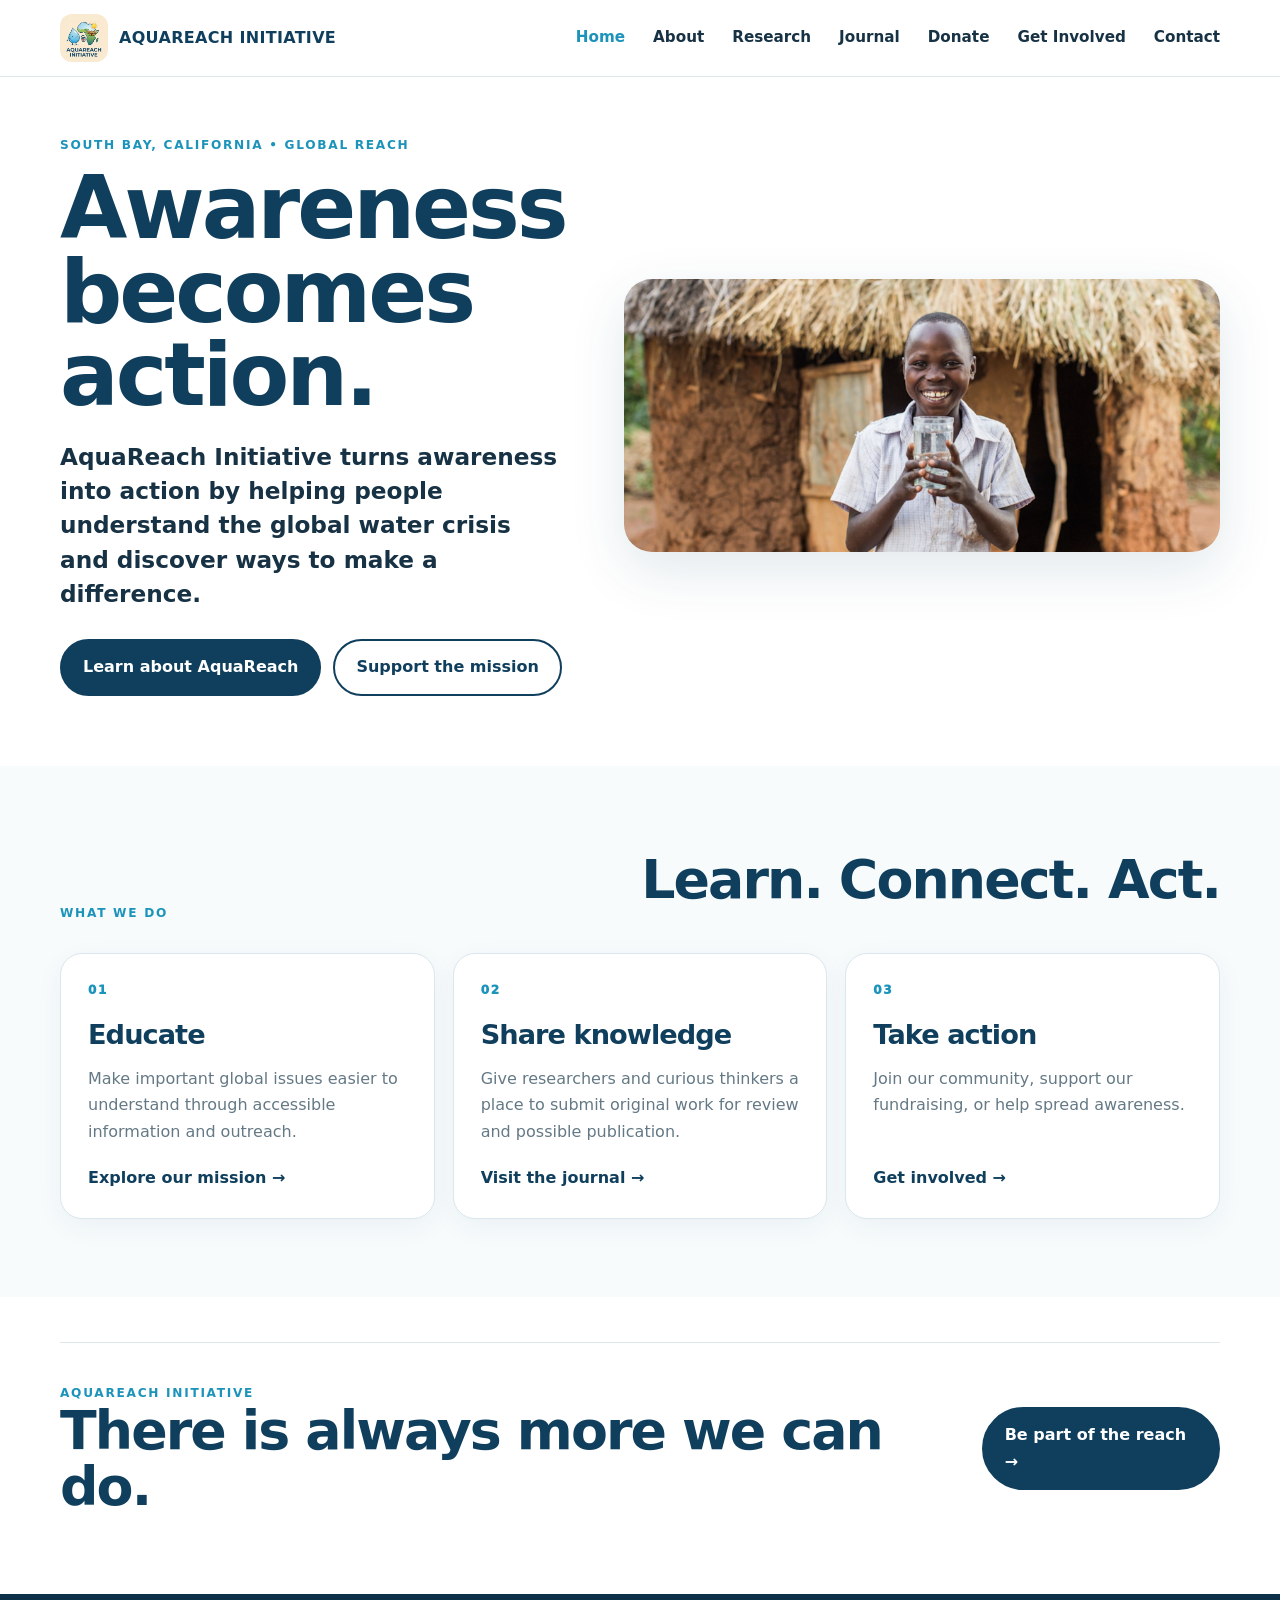
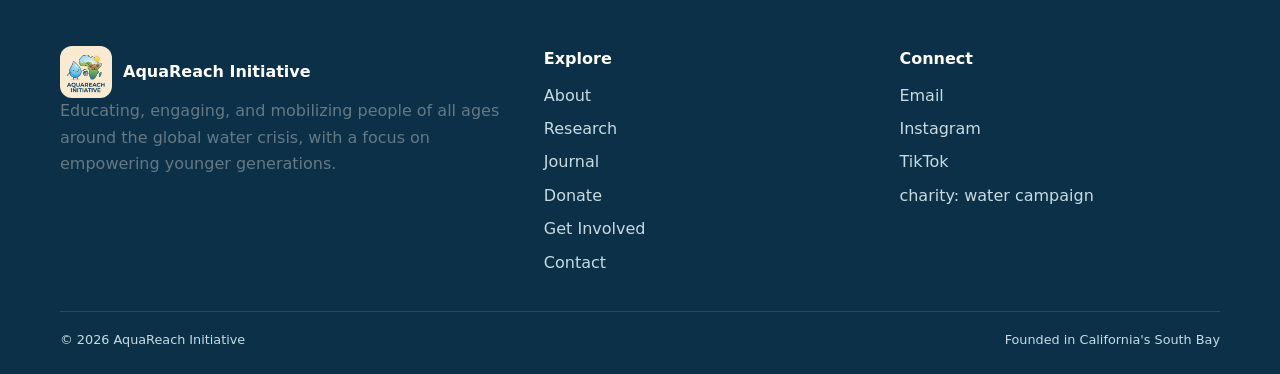
<file: index.html>
<!doctype html>
<html lang="en">

<head>
<meta charset="utf-8">
<meta name="viewport" content="width=device-width,initial-scale=1">

<title>AquaReach Initiative | Awareness Becomes Action</title>

<link rel="icon" type="image/png" href="assets/logo.png">

<meta
name="description"
content="AquaReach Initiative is a student-led, community-driven initiative founded in California's South Bay. We educate, engage, and empower people of all ages to learn about global issues and take action."
>

<meta name="robots" content="index,follow">

<meta property="og:title" content="AquaReach Initiative">

<meta
property="og:description"
content="Awareness becomes action."
>

<meta
property="og:image"
content="https://aquareachinitiative.github.io/assets/logo.png"
>

<link rel="stylesheet" href="styles.css">

</head>


<body>


<!-- ========================================
     HEADER
     ======================================== -->

<header>

<div class="container nav">


<a class="brand" href="index.html">

<img
src="assets/logo.png"
alt="AquaReach Initiative logo"
>

<span>
AQUAREACH INITIATIVE
</span>

</a>


<button
class="menu"
aria-label="Open navigation"
>
☰
</button>


<nav class="links">

<a
href="index.html"
class="active"
>
Home
</a>

<a href="about.html">
About
</a>

<a href="research.html">
Research
</a>

<a href="journal.html">
Journal
</a>

<a href="donate.html">
Donate
</a>

<a href="get-involved.html">
Get Involved
</a>

<a href="contact.html">
Contact
</a>

</nav>

</div>

</header>



<!-- ========================================
     MAIN
     ======================================== -->

<main>


<!-- ========================================
     HERO
     ======================================== -->

<section class="home-hero">

<div class="container home-hero-grid">


<div class="home-copy">

<div class="eyebrow">
South Bay, California • Global reach
</div>


<h1>
Awareness<br>
becomes action.
</h1>


<p class="hero-lead">
AquaReach Initiative turns awareness into action by helping people understand the global water crisis and discover ways to make a difference.
</p>


<div class="buttons">

<a
class="btn primary"
href="about.html"
>
Learn about AquaReach
</a>


<a
class="btn secondary"
href="donate.html"
>
Support the mission
</a>

</div>

</div>



<div class="home-hero-photo">

<img
src="assets/hero-wide.jpg"
alt="Child holding a glass of clean water"
>

</div>


</div>

</section>



<!-- ========================================
     WHAT WE DO
     ======================================== -->

<section class="home-actions">

<div class="container">


<div class="home-section-heading">

<div class="eyebrow">
What we do
</div>


<h2>
Learn. Connect. Act.
</h2>

</div>



<div class="cards">


<!-- EDUCATE -->

<a
class="card action-card"
href="about.html"
>

<span class="action-number">
01
</span>


<h3>
Educate
</h3>


<p>
Make important global issues easier to understand through accessible information and outreach.
</p>


<span class="arrow">
Explore our mission →
</span>

</a>



<!-- RESEARCH -->

<a
class="card action-card"
href="research.html"
>

<span class="action-number">
02
</span>


<h3>
Share knowledge
</h3>


<p>
Give researchers and curious thinkers a place to submit original work for review and possible publication.
</p>


<span class="arrow">
Visit the journal →
</span>

</a>



<!-- GET INVOLVED -->

<a
class="card action-card"
href="get-involved.html"
>

<span class="action-number">
03
</span>


<h3>
Take action
</h3>


<p>
Join our community, support our fundraising, or help spread awareness.
</p>


<span class="arrow">
Get involved →
</span>

</a>


</div>

</div>

</section>



<!-- ========================================
     CLOSING
     ======================================== -->

<section class="home-closing">

<div class="container home-closing-inner">


<div>

<div class="eyebrow">
AquaReach Initiative
</div>


<h2>
There is always more we can do.
</h2>

</div>


<a
class="btn primary"
href="get-involved.html"
>
Be part of the reach →
</a>


</div>

</section>


</main>



<!-- ========================================
     FOOTER
     ======================================== -->

<footer>

<div class="container">


<div class="footer-grid">


<!-- ABOUT -->

<div>

<div class="footer-brand">

<img
src="assets/logo.png"
alt="AquaReach Initiative logo"
>

<span>
AquaReach Initiative
</span>

</div>


<p>
Educating, engaging, and mobilizing people of all ages around the global water crisis, with a focus on empowering younger generations.
</p>

</div>



<!-- EXPLORE -->

<div>

<h4>
Explore
</h4>


<div class="footer-links">

<a href="about.html">
About
</a>


<a href="research.html">
Research
</a>


<a href="journal.html">
Journal
</a>


<a href="donate.html">
Donate
</a>


<a href="get-involved.html">
Get Involved
</a>


<a href="contact.html">
Contact
</a>

</div>

</div>



<!-- CONNECT -->

<div>

<h4>
Connect
</h4>


<div class="footer-links">


<a href="mailto:aquareachinitiative@gmail.com">
Email
</a>


<a
href="https://www.instagram.com/aquareachinitiative/"
target="_blank"
rel="noopener noreferrer"
>
Instagram
</a>


<a
href="https://www.tiktok.com/@aquareachinitiative"
target="_blank"
rel="noopener noreferrer"
>
TikTok
</a>


<a
href="https://www.charitywater.org/aquareach-initiative/more-than-water-1"
target="_blank"
rel="noopener noreferrer"
>
charity: water campaign
</a>


</div>

</div>


</div>



<!-- COPYRIGHT -->

<div class="copyright">

<span>
© 2026 AquaReach Initiative
</span>


<span>
Founded in California's South Bay
</span>

</div>


</div>

</footer>



<script src="script.js"></script>

</body>

</html>
</file>
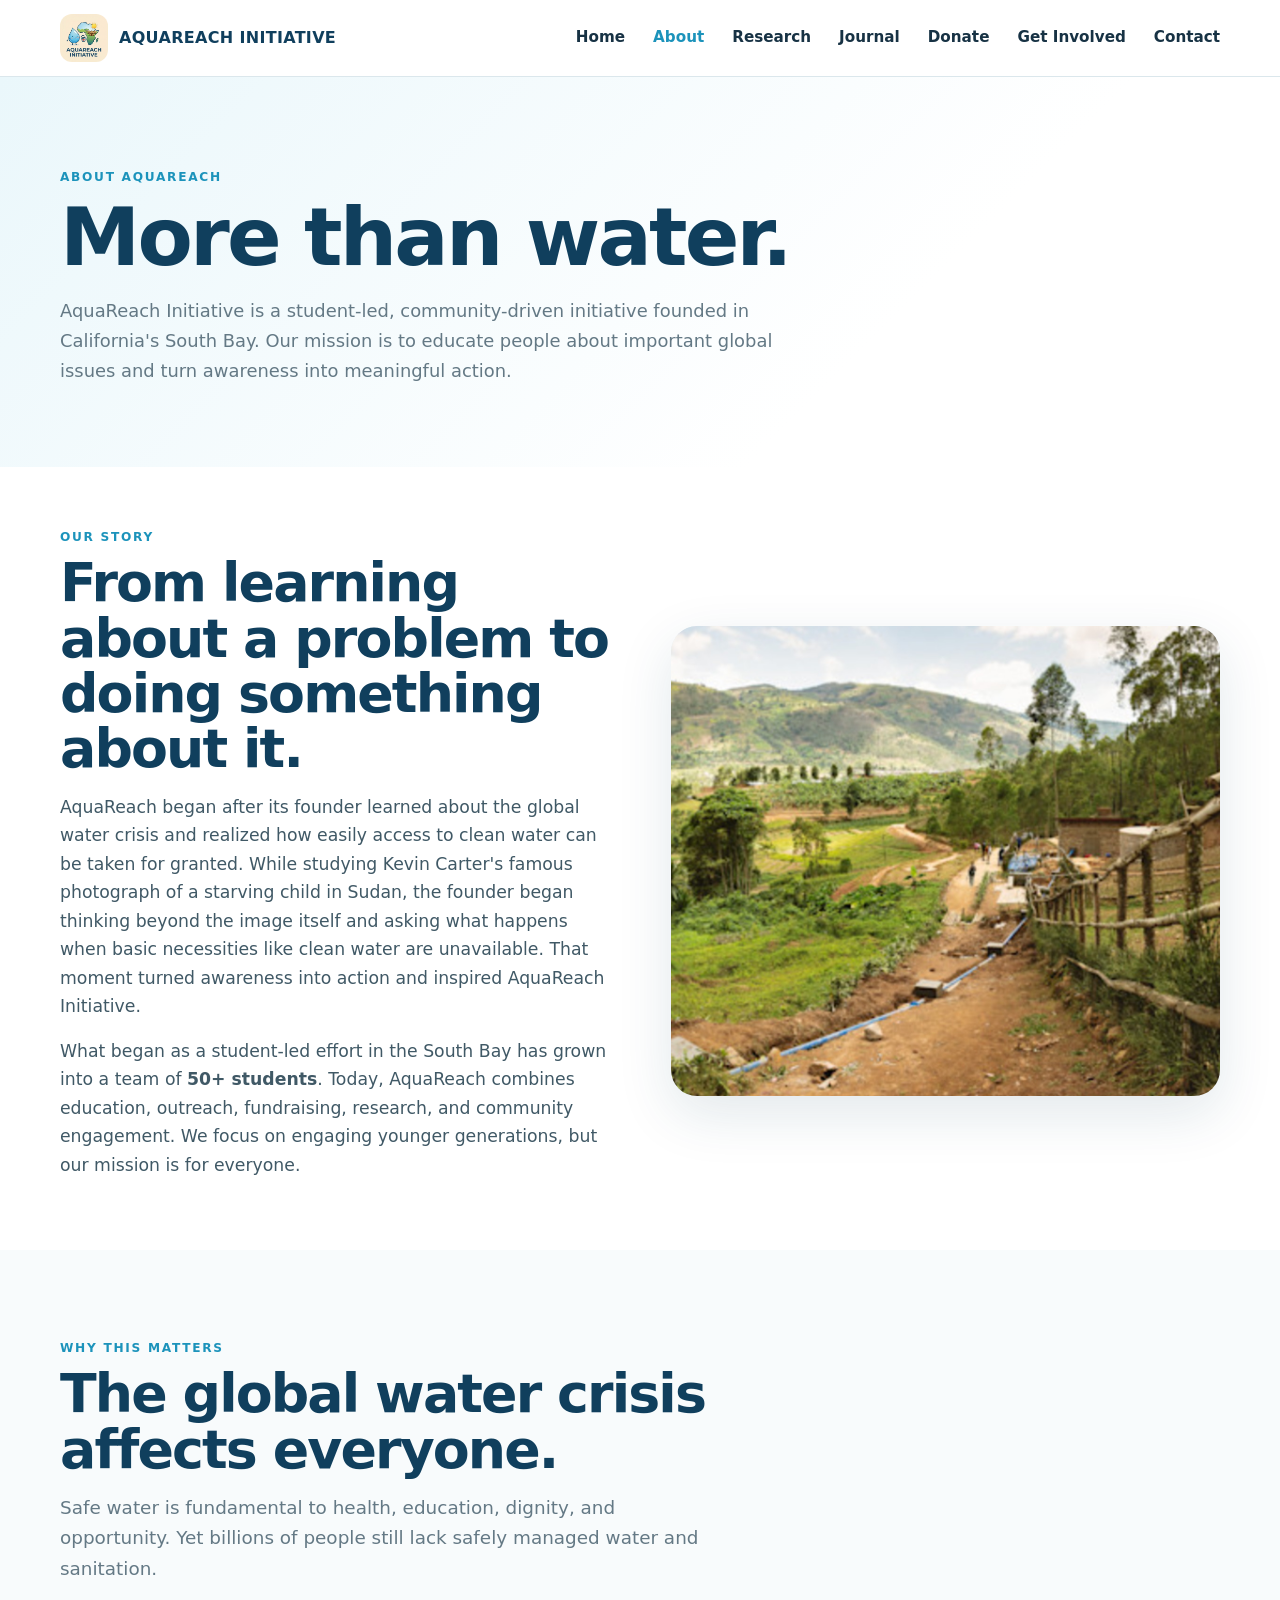
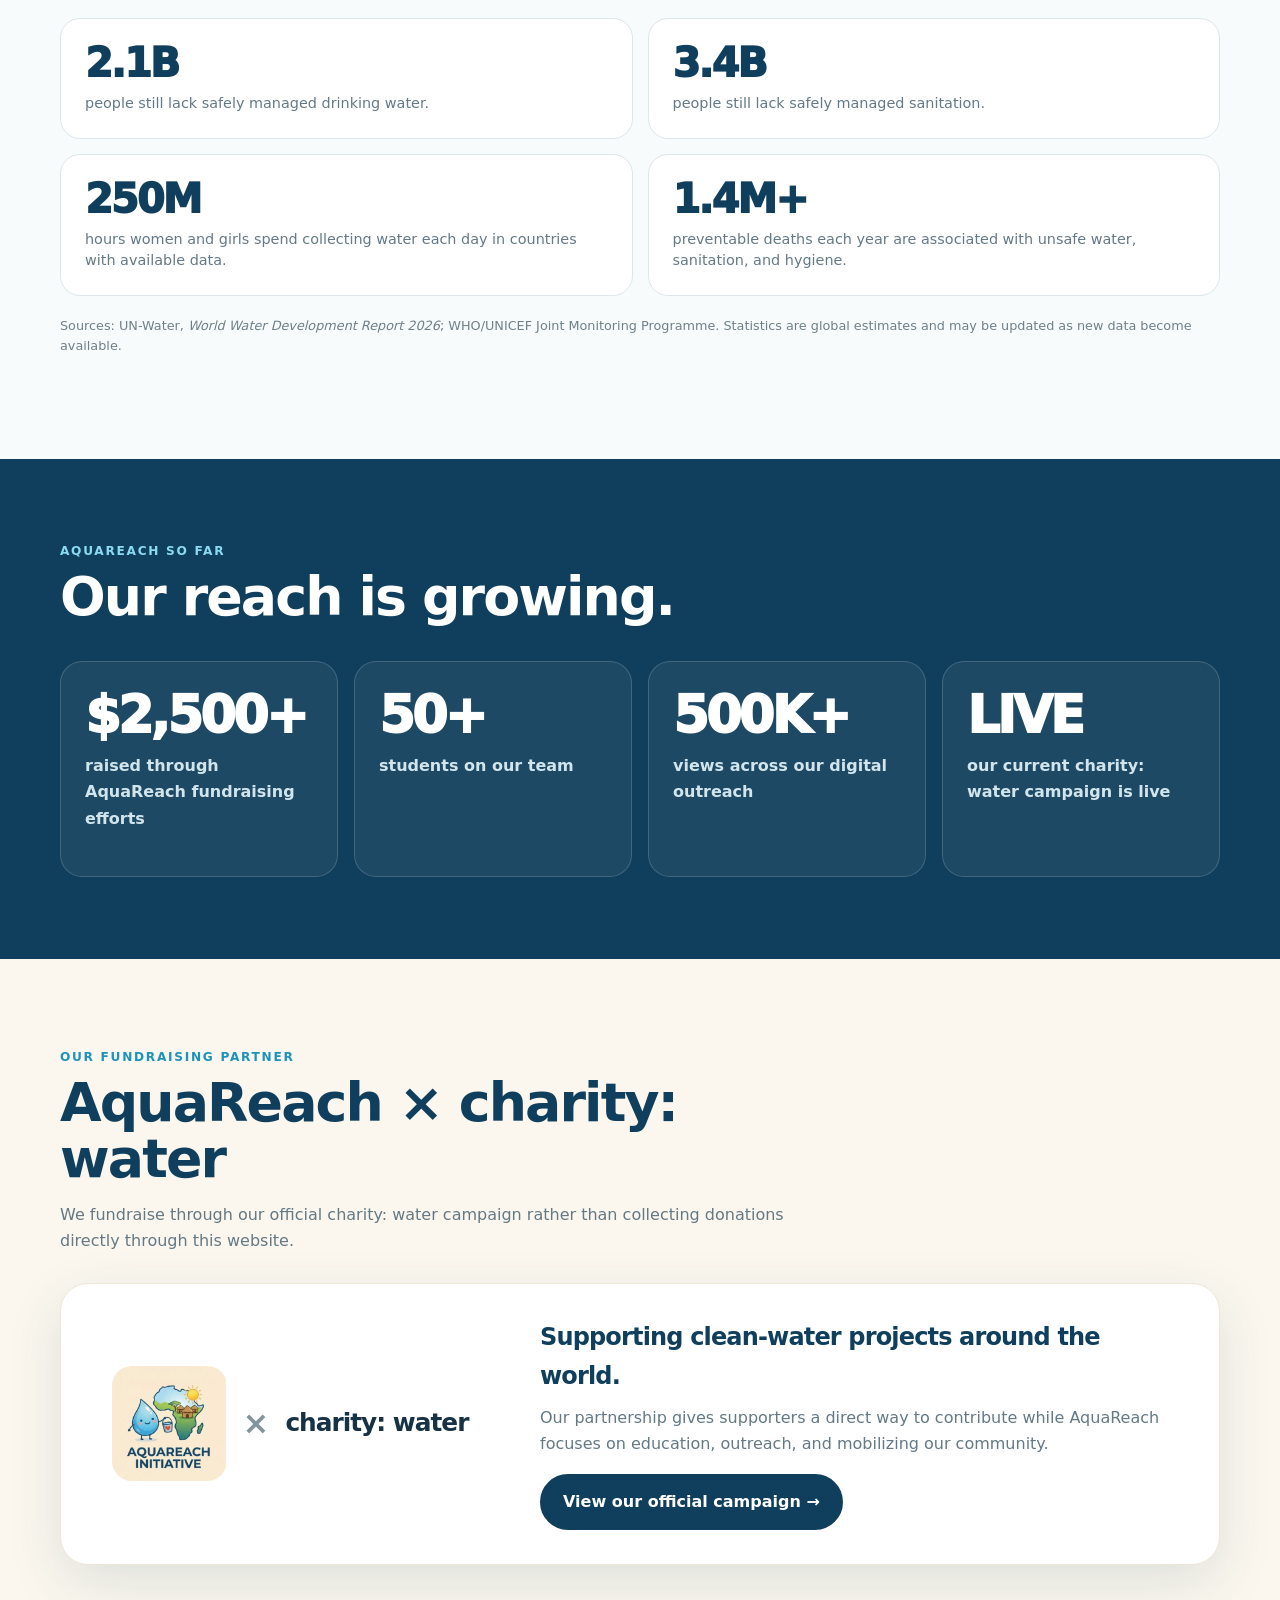
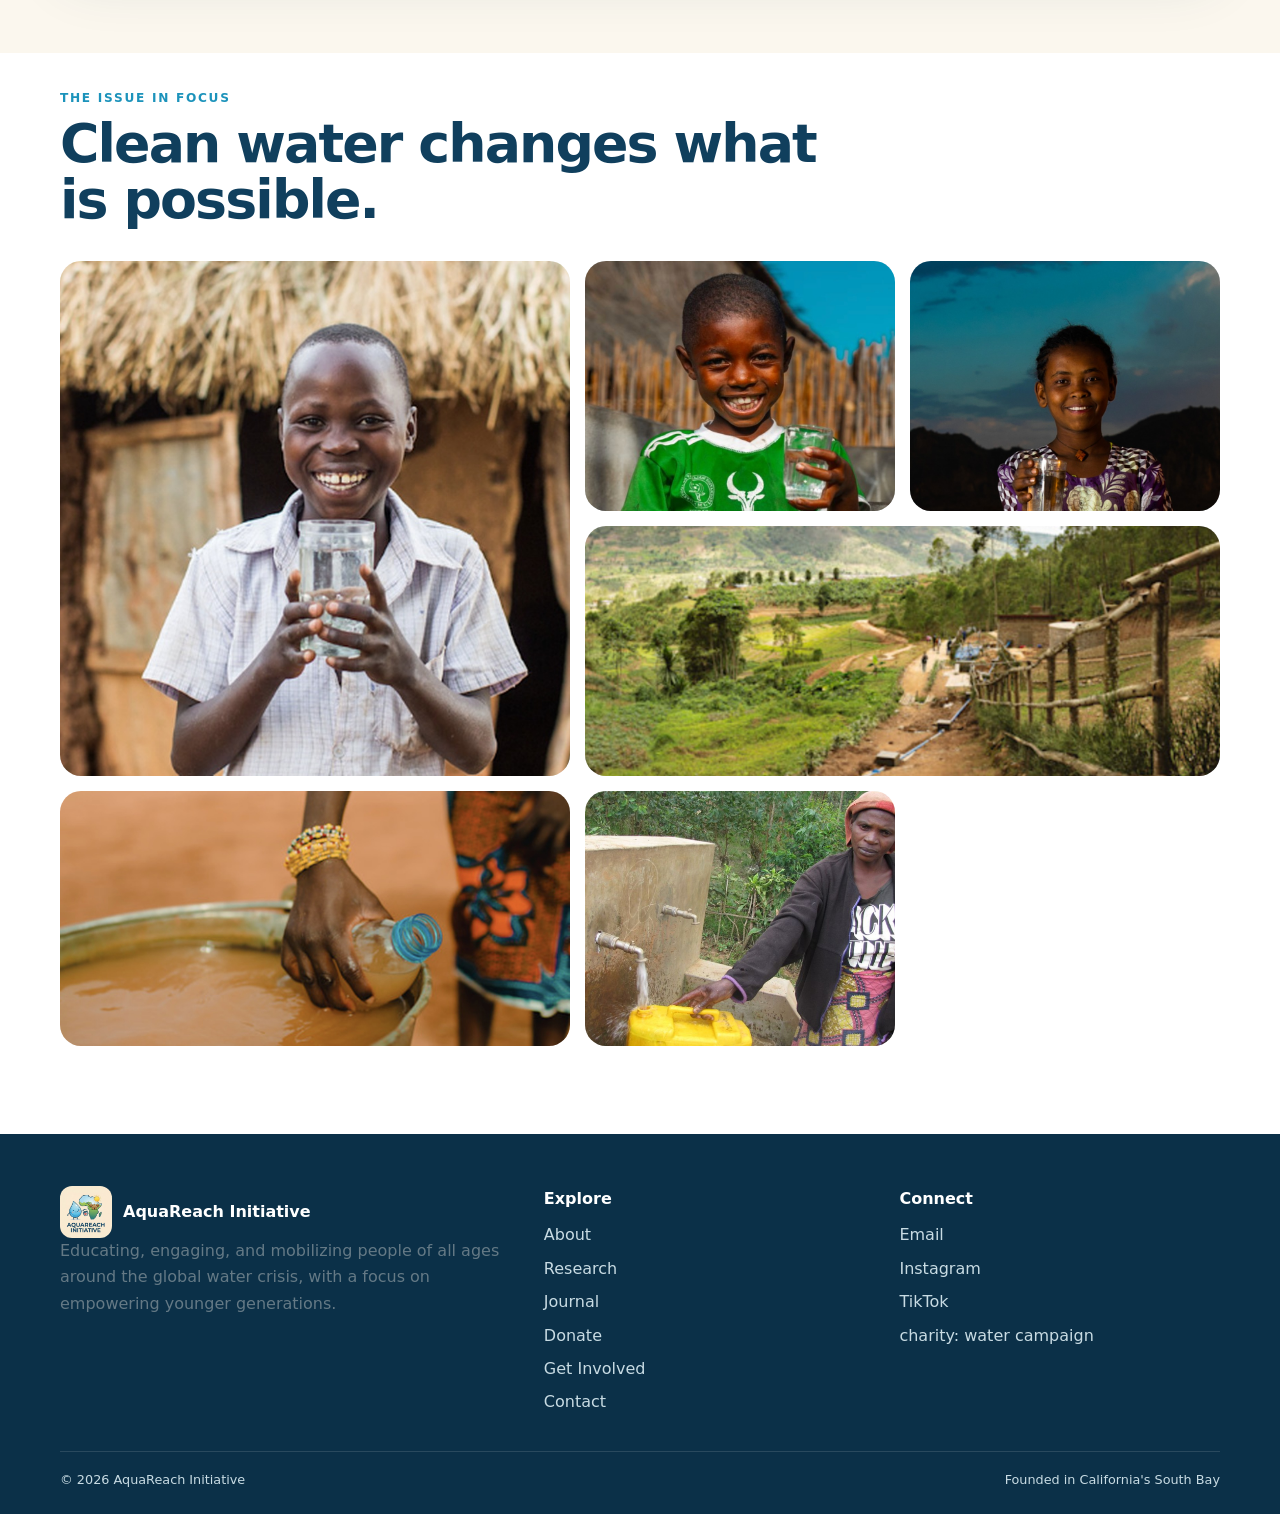
<file: about.html>
<!doctype html>
<html lang="en">

<head>
<meta charset="utf-8">
<meta name="viewport" content="width=device-width,initial-scale=1">

<title>About | AquaReach Initiative</title>

<meta name="description" content="Learn about AquaReach Initiative, our South Bay roots, our mission, our outreach, and why the global water crisis matters.">

<link rel="stylesheet" href="styles.css">
</head>

<body>

<header>
<div class="container nav">

<a class="brand" href="index.html">
<img src="assets/logo.png" alt="AquaReach Initiative logo">
<span>AQUAREACH INITIATIVE</span>
</a>

<button class="menu" aria-label="Open navigation">☰</button>

<nav class="links">

<a href="index.html">Home</a>
<a href="about.html" class="active">About</a>
<a href="research.html">Research</a>
<a href="journal.html">Journal</a>
<a href="donate.html">Donate</a>
<a href="get-involved.html">Get Involved</a>
<a href="contact.html">Contact</a>

</nav>

</div>
</header>


<main>

<section class="page-hero">
<div class="container">

<div class="eyebrow">About AquaReach</div>

<h1>More than water.</h1>

<p>
AquaReach Initiative is a student-led, community-driven initiative
founded in California's South Bay. Our mission is to educate people
about important global issues and turn awareness into meaningful action.
</p>

</div>
</section>


<section>
<div class="container split">

<div>

<div class="eyebrow">Our story</div>

<h2>
From learning about a problem to doing something about it.
</h2>

<p class="story">
AquaReach began after its founder learned about the global water crisis
and realized how easily access to clean water can be taken for granted.
While studying Kevin Carter's famous photograph of a starving child in
Sudan, the founder began thinking beyond the image itself and asking what
happens when basic necessities like clean water are unavailable. That
moment turned awareness into action and inspired AquaReach Initiative.
</p>

<p class="story">
What began as a student-led effort in the South Bay has grown into a team
of <strong>50+ students</strong>. Today, AquaReach combines education,
outreach, fundraising, research, and community engagement. We focus on
engaging younger generations, but our mission is for everyone.
</p>

</div>

<div class="photo-card">
<img
src="assets/piped-wide.jpg"
alt="Piped water system in a rural community">
</div>

</div>
</section>


<section class="issue">
<div class="container">

<div class="section-head">

<div class="eyebrow">Why this matters</div>

<h2>
The global water crisis affects everyone.
</h2>

<p class="lead">
Safe water is fundamental to health, education, dignity, and opportunity.
Yet billions of people still lack safely managed water and sanitation.
</p>

</div>


<div class="issue-stats">

<div class="issue-stat">
<div class="big">2.1B</div>
<p>
people still lack safely managed drinking water.
</p>
</div>

<div class="issue-stat">
<div class="big">3.4B</div>
<p>
people still lack safely managed sanitation.
</p>
</div>

<div class="issue-stat">
<div class="big">250M</div>
<p>
hours women and girls spend collecting water each day in countries with
available data.
</p>
</div>

<div class="issue-stat">
<div class="big">1.4M+</div>
<p>
preventable deaths each year are associated with unsafe water, sanitation,
and hygiene.
</p>
</div>

</div>


<p class="source-note">
Sources: UN-Water, <em>World Water Development Report 2026</em>;
WHO/UNICEF Joint Monitoring Programme. Statistics are global estimates
and may be updated as new data become available.
</p>

</div>
</section>


<section class="impact">
<div class="container">

<div class="eyebrow light">
AquaReach so far
</div>

<h2>
Our reach is growing.
</h2>

<div class="impact-grid">

<div class="impact-card">
<div class="number">$2,500+</div>
<p>
raised through AquaReach fundraising efforts
</p>
</div>

<div class="impact-card">
<div class="number">50+</div>
<p>
students on our team
</p>
</div>

<div class="impact-card">
<div class="number">500K+</div>
<p>
views across our digital outreach
</p>
</div>

<div class="impact-card">
<div class="number">LIVE</div>
<p>
our current charity: water campaign is live
</p>
</div>

</div>

</div>
</section>


<section class="partnership">
<div class="container">

<div class="partnership-title">

<div class="eyebrow">
Our fundraising partner
</div>

<h2>
AquaReach × charity: water
</h2>

<p>
We fundraise through our official charity: water campaign rather than
collecting donations directly through this website.
</p>

</div>


<div class="partner-box neat-partner">

<div class="partner-mark">

<img
src="assets/logo.png"
alt="AquaReach Initiative logo">

<span class="times">×</span>

<span class="cw">
charity: water
</span>

</div>


<div>

<h3>
Supporting clean-water projects around the world.
</h3>

<p>
Our partnership gives supporters a direct way to contribute while
AquaReach focuses on education, outreach, and mobilizing our community.
</p>

<a
class="btn primary"
href="https://www.charitywater.org/aquareach-initiative/more-than-water-1"
target="_blank"
rel="noopener">

View our official campaign →

</a>

</div>

</div>

</div>
</section>


<section class="gallery-section">
<div class="container">

<div class="section-head">

<div class="eyebrow">
The issue in focus
</div>

<h2>
Clean water changes what is possible.
</h2>

</div>


<div class="gallery">

<figure class="large">
<img
src="assets/hero-wide.jpg"
alt="Child holding a glass of clean water">
</figure>

<figure class="portrait">
<img
src="assets/boy-portrait.jpg"
alt="Smiling child holding a glass of water">
</figure>

<figure class="portrait">
<img
src="assets/girl-portrait.jpg"
alt="Girl holding a glass of water">
</figure>

<figure class="wide">
<img
src="assets/piped-wide.jpg"
alt="Piped water system in a rural community">
</figure>

<figure>
<img
src="assets/bucket-wide.jpg"
alt="Person collecting water">
</figure>

<figure>
<img
src="assets/tap-wide.jpg"
alt="Woman collecting water from a tap">
</figure>

</div>

</div>
</section>

</main>


<footer>

<div class="container">

<div class="footer-grid">


<div>

<div class="footer-brand">

<img
src="assets/logo.png"
alt="AquaReach Initiative logo">

<span>
AquaReach Initiative
</span>

</div>

<p>
Educating, engaging, and mobilizing people of all ages around the global
water crisis, with a focus on empowering younger generations.
</p>

</div>


<div>

<h4>Explore</h4>

<div class="footer-links">

<a href="about.html">About</a>
<a href="research.html">Research</a>
<a href="journal.html">Journal</a>
<a href="donate.html">Donate</a>
<a href="get-involved.html">Get Involved</a>
<a href="contact.html">Contact</a>

</div>

</div>


<div>

<h4>Connect</h4>

<div class="footer-links">

<a href="mailto:aquareachinitiative@gmail.com">
Email
</a>

<a
href="https://www.instagram.com/aquareachinitiative/"
target="_blank"
rel="noopener">
Instagram
</a>

<a
href="https://www.tiktok.com/@aquareachinitiative"
target="_blank"
rel="noopener">
TikTok
</a>

<a
href="https://www.charitywater.org/aquareach-initiative/more-than-water-1"
target="_blank"
rel="noopener">
charity: water campaign
</a>

</div>

</div>

</div>


<div class="copyright">

<span>
© 2026 AquaReach Initiative
</span>

<span>
Founded in California's South Bay
</span>

</div>

</div>

</footer>


<script src="script.js"></script>

</body>
</html>
</file>
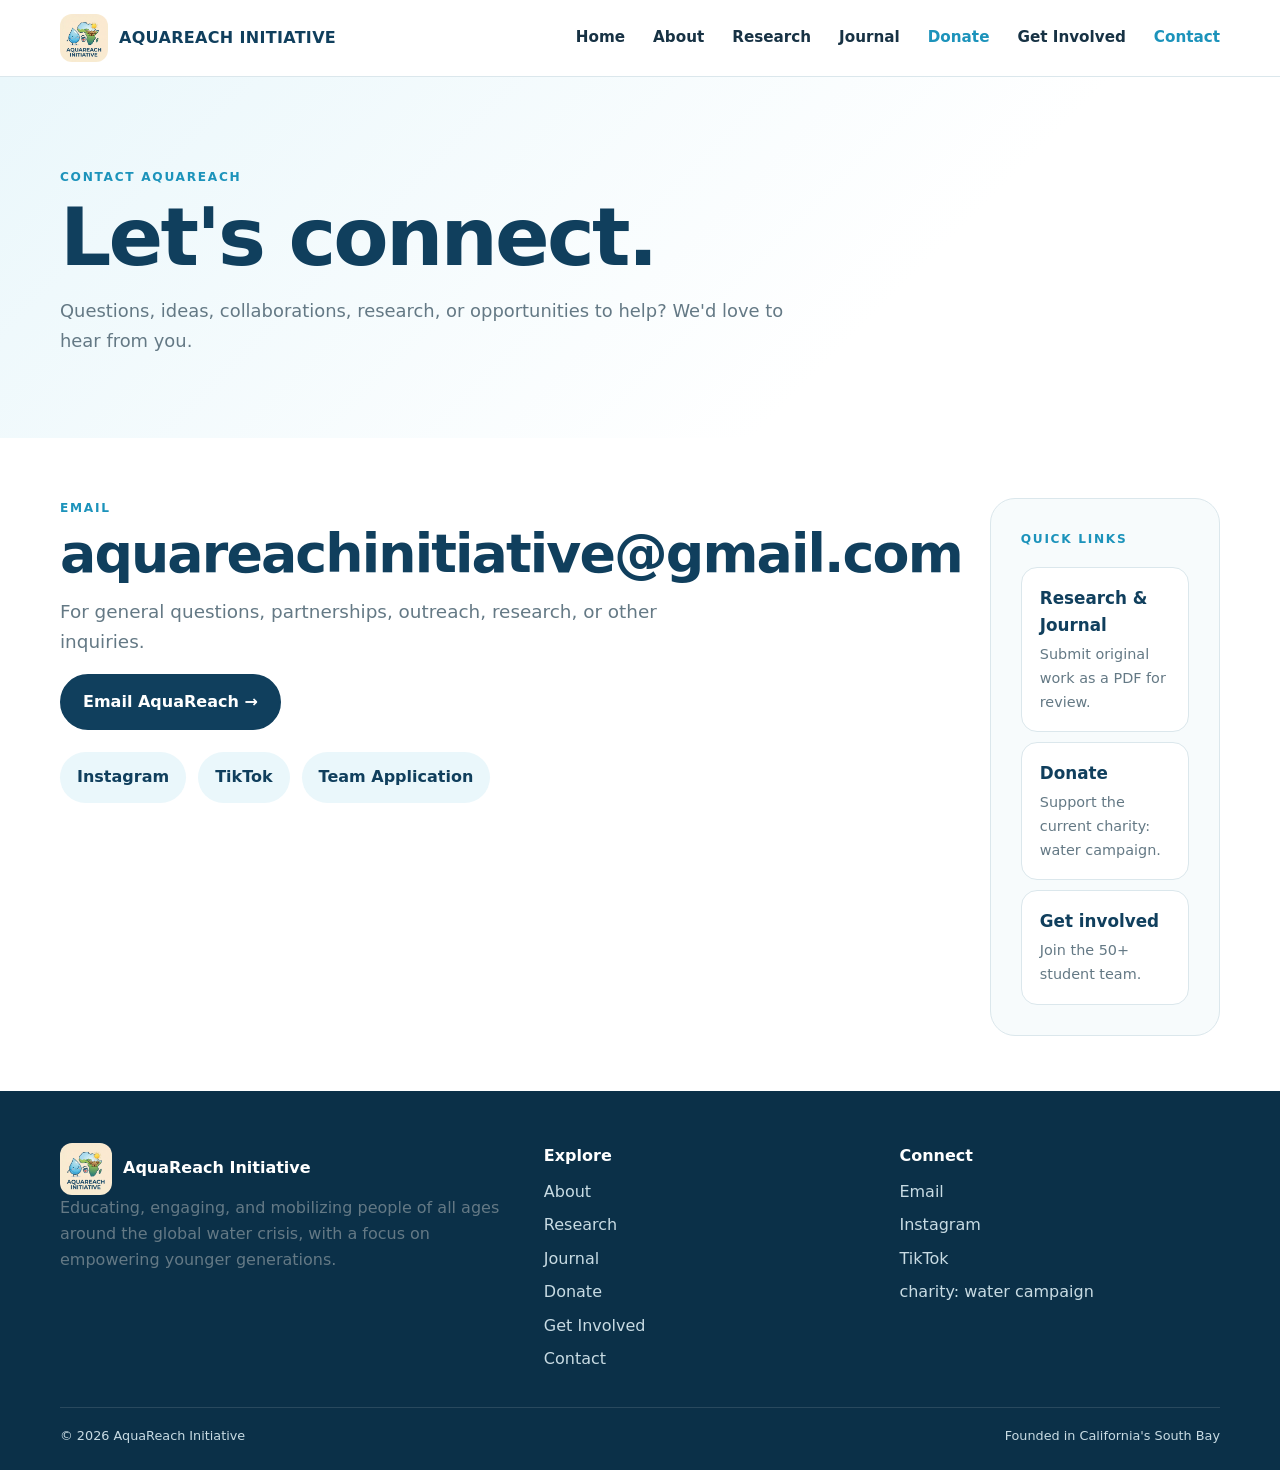
<file: contact.html>
<!doctype html>
<html lang="en">

<head>

<meta charset="utf-8">

<meta
name="viewport"
content="width=device-width,initial-scale=1">

<title>Contact | AquaReach Initiative</title>

<meta
name="description"
content="Contact AquaReach Initiative about research, partnerships, outreach, fundraising, and getting involved.">

<link
rel="icon"
type="image/png"
href="assets/logo.png">

<link
rel="stylesheet"
href="styles.css">

</head>


<body>


<header>

<div class="container nav">


<a class="brand" href="index.html">

<img
src="assets/logo.png"
alt="AquaReach Initiative logo">

<span>
AQUAREACH INITIATIVE
</span>

</a>


<button
class="menu"
aria-label="Open navigation"
type="button">

☰

</button>


<nav class="links">

<a href="index.html">
Home
</a>

<a href="about.html">
About
</a>

<a href="research.html">
Research
</a>

<a href="journal.html">
Journal
</a>

<a
href="donate.html"
class="active">
Donate
</a>

<a href="get-involved.html">
Get Involved
</a>

<a
href="contact.html"
class="active">
Contact
</a>

</nav>

</div>

</header>



<main>


<section class="page-hero">

<div class="container">

<div class="eyebrow">
Contact AquaReach
</div>

<h1>
Let's connect.
</h1>

<p>
Questions, ideas, collaborations, research, or opportunities
to help? We'd love to hear from you.
</p>

</div>

</section>



<section>

<div class="container contact-grid">


<div>

<div class="eyebrow">
Email
</div>

<h2>
aquareachinitiative@gmail.com
</h2>

<p class="lead">
For general questions, partnerships, outreach, research,
or other inquiries.
</p>

<a
class="btn primary"
href="mailto:aquareachinitiative@gmail.com">

Email AquaReach →

</a>


<div
class="socials"
style="margin-top:22px">

<a
class="social"
href="https://www.instagram.com/aquareachinitiative/"
target="_blank"
rel="noopener noreferrer">

Instagram

</a>

<a
class="social"
href="https://www.tiktok.com/@aquareachinitiative"
target="_blank"
rel="noopener noreferrer">

TikTok

</a>

<a
class="social"
href="https://forms.gle/jLyAo3w16NnmaGtk6"
target="_blank"
rel="noopener noreferrer">

Team Application

</a>

</div>

</div>



<div class="contact-panel">

<div class="eyebrow">
Quick links
</div>

<div class="contact-links">

<a href="research.html">

<strong>
Research & Journal
</strong>

<span>
Submit original work as a PDF for review.
</span>

</a>


<a href="donate.html">

<strong>
Donate
</strong>

<span>
Support the current charity: water campaign.
</span>

</a>


<a href="get-involved.html">

<strong>
Get involved
</strong>

<span>
Join the 50+ student team.
</span>

</a>

</div>

</div>


</div>

</section>


</main>



<footer>

<div class="container">


<div class="footer-grid">


<div>

<div class="footer-brand">

<img
src="assets/logo.png"
alt="AquaReach Initiative logo">

<span>
AquaReach Initiative
</span>

</div>

<p>
Educating, engaging, and mobilizing people of all ages around
the global water crisis, with a focus on empowering younger
generations.
</p>

</div>



<div>

<h4>
Explore
</h4>

<div class="footer-links">

<a href="about.html">
About
</a>

<a href="research.html">
Research
</a>

<a href="journal.html">
Journal
</a>

<a href="donate.html">
Donate
</a>

<a href="get-involved.html">
Get Involved
</a>

<a href="contact.html">
Contact
</a>

</div>

</div>



<div>

<h4>
Connect
</h4>

<div class="footer-links">

<a href="mailto:aquareachinitiative@gmail.com">
Email
</a>

<a
href="https://www.instagram.com/aquareachinitiative/"
target="_blank"
rel="noopener noreferrer">

Instagram

</a>

<a
href="https://www.tiktok.com/@aquareachinitiative"
target="_blank"
rel="noopener noreferrer">

TikTok

</a>

<a
href="https://www.charitywater.org/aquareach-initiative/more-than-water-1"
target="_blank"
rel="noopener noreferrer">

charity: water campaign

</a>

</div>

</div>


</div>



<div class="copyright">

<span>
© 2026 AquaReach Initiative
</span>

<span>
Founded in California's South Bay
</span>

</div>


</div>

</footer>


<script src="script.js"></script>

</body>

</html>
</file>
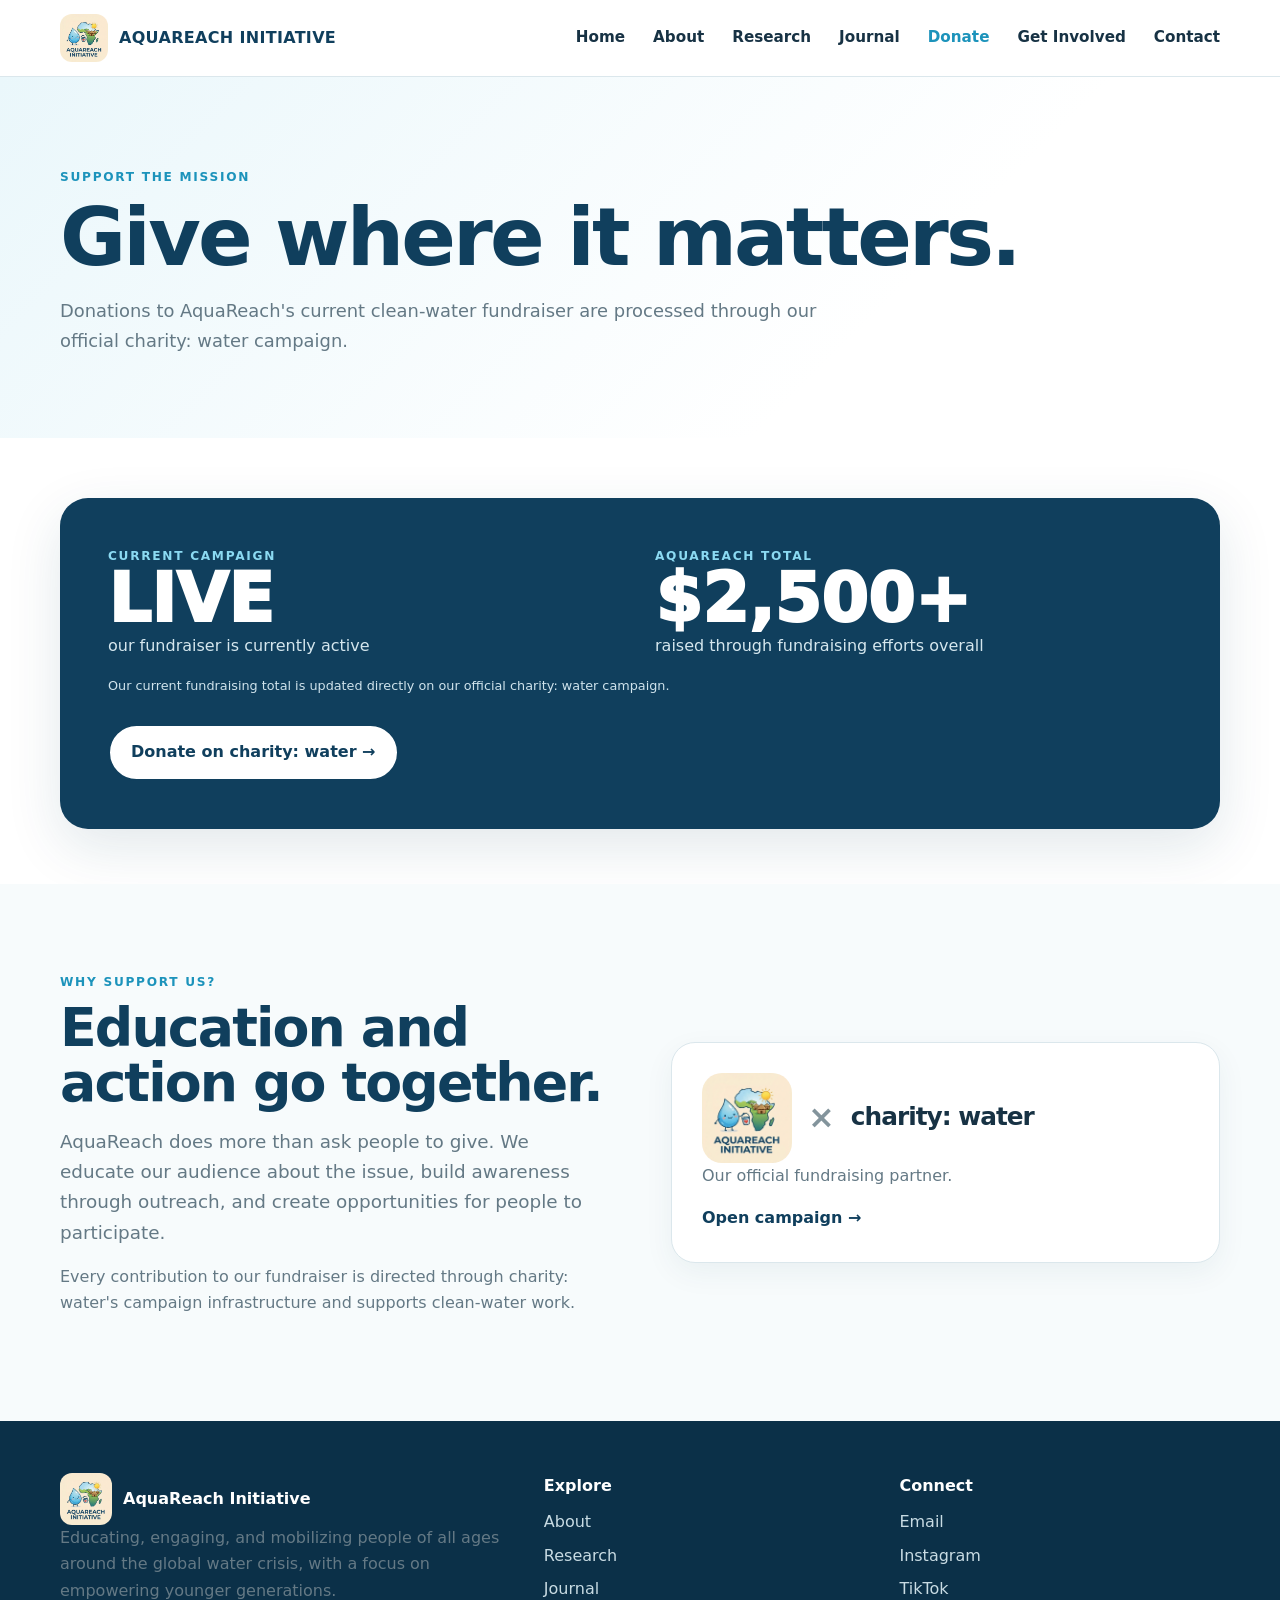
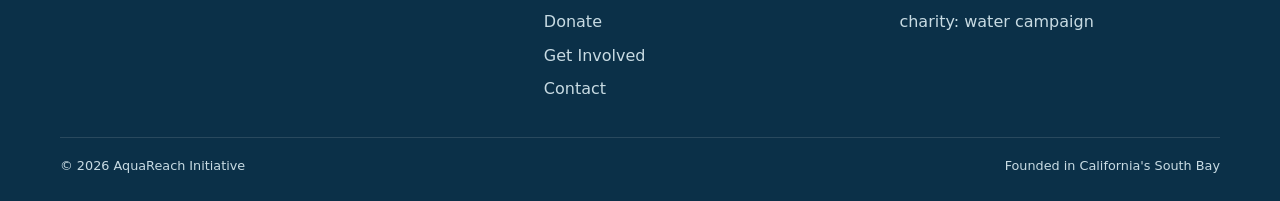
<file: donate.html>
<!doctype html>
<html lang="en">

<head>

<meta charset="utf-8">

<meta
name="viewport"
content="width=device-width,initial-scale=1">

<title>Donate | AquaReach Initiative</title>

<meta
name="description"
content="Support AquaReach Initiative's current charity: water fundraising campaign.">

<link
rel="icon"
type="image/png"
href="assets/logo.png">

<link
rel="stylesheet"
href="styles.css">

</head>


<body>


<header>

<div class="container nav">


<a class="brand" href="index.html">

<img
src="assets/logo.png"
alt="AquaReach Initiative logo">

<span>
AQUAREACH INITIATIVE
</span>

</a>


<button
class="menu"
aria-label="Open navigation"
type="button">

☰

</button>


<nav class="links">

<a href="index.html">
Home
</a>

<a href="about.html">
About
</a>

<a href="research.html">
Research
</a>

<a href="journal.html">
Journal
</a>

<a
href="donate.html"
class="active">
Donate
</a>

<a href="get-involved.html">
Get Involved
</a>

<a href="contact.html">
Contact
</a>

</nav>

</div>

</header>



<main>


<section class="page-hero">

<div class="container">


<div class="eyebrow">
Support the mission
</div>


<h1>
Give where it matters.
</h1>


<p>
Donations to AquaReach's current clean-water fundraiser
are processed through our official charity: water campaign.
</p>


</div>

</section>



<section>

<div class="container">


<div class="donate-card">


<div class="campaign">


<div>

<div class="eyebrow light">
Current campaign
</div>


<div class="big-money">
LIVE
</div>


<p>
our fundraiser is currently active
</p>

</div>



<div>

<div class="eyebrow light">
AquaReach total
</div>


<div class="big-money">
$2,500+
</div>


<p>
raised through fundraising efforts overall
</p>

</div>


</div>



<p class="small-note light-note">
Our current fundraising total is updated directly on
our official charity: water campaign.
</p>



<div class="buttons">


<a
class="btn secondary"
href="https://www.charitywater.org/aquareach-initiative/more-than-water-1"
target="_blank"
rel="noopener noreferrer">

Donate on charity: water →

</a>


</div>


</div>

</div>

</section>



<section class="soft-section">

<div class="container split">


<div>

<div class="eyebrow">
Why support us?
</div>


<h2>
Education and action go together.
</h2>


<p class="lead">
AquaReach does more than ask people to give. We educate
our audience about the issue, build awareness through
outreach, and create opportunities for people to participate.
</p>


<p>
Every contribution to our fundraiser is directed through
charity: water's campaign infrastructure and supports
clean-water work.
</p>


</div>



<div class="neat-partner-mini">


<div class="partner-mark">


<img
src="assets/logo.png"
alt="AquaReach Initiative logo">


<span class="times">
×
</span>


<span class="cw">
charity: water
</span>


</div>


<p>
Our official fundraising partner.
</p>


<a
href="https://www.charitywater.org/aquareach-initiative/more-than-water-1"
target="_blank"
rel="noopener noreferrer">

Open campaign →

</a>


</div>


</div>

</section>


</main>



<footer>

<div class="container">


<div class="footer-grid">


<div>

<div class="footer-brand">

<img
src="assets/logo.png"
alt="AquaReach Initiative logo">

<span>
AquaReach Initiative
</span>

</div>


<p>
Educating, engaging, and mobilizing people of all ages
around the global water crisis, with a focus on empowering
younger generations.
</p>

</div>



<div>

<h4>
Explore
</h4>


<div class="footer-links">

<a href="about.html">
About
</a>

<a href="research.html">
Research
</a>

<a href="journal.html">
Journal
</a>

<a href="donate.html">
Donate
</a>

<a href="get-involved.html">
Get Involved
</a>

<a href="contact.html">
Contact
</a>

</div>

</div>



<div>

<h4>
Connect
</h4>


<div class="footer-links">


<a href="mailto:aquareachinitiative@gmail.com">
Email
</a>


<a
href="https://www.instagram.com/aquareachinitiative/"
target="_blank"
rel="noopener noreferrer">

Instagram

</a>


<a
href="https://www.tiktok.com/@aquareachinitiative"
target="_blank"
rel="noopener noreferrer">

TikTok

</a>


<a
href="https://www.charitywater.org/aquareach-initiative/more-than-water-1"
target="_blank"
rel="noopener noreferrer">

charity: water campaign

</a>


</div>

</div>


</div>



<div class="copyright">

<span>
© 2026 AquaReach Initiative
</span>


<span>
Founded in California's South Bay
</span>

</div>


</div>

</footer>



<script src="script.js"></script>

</body>

</html>
</file>
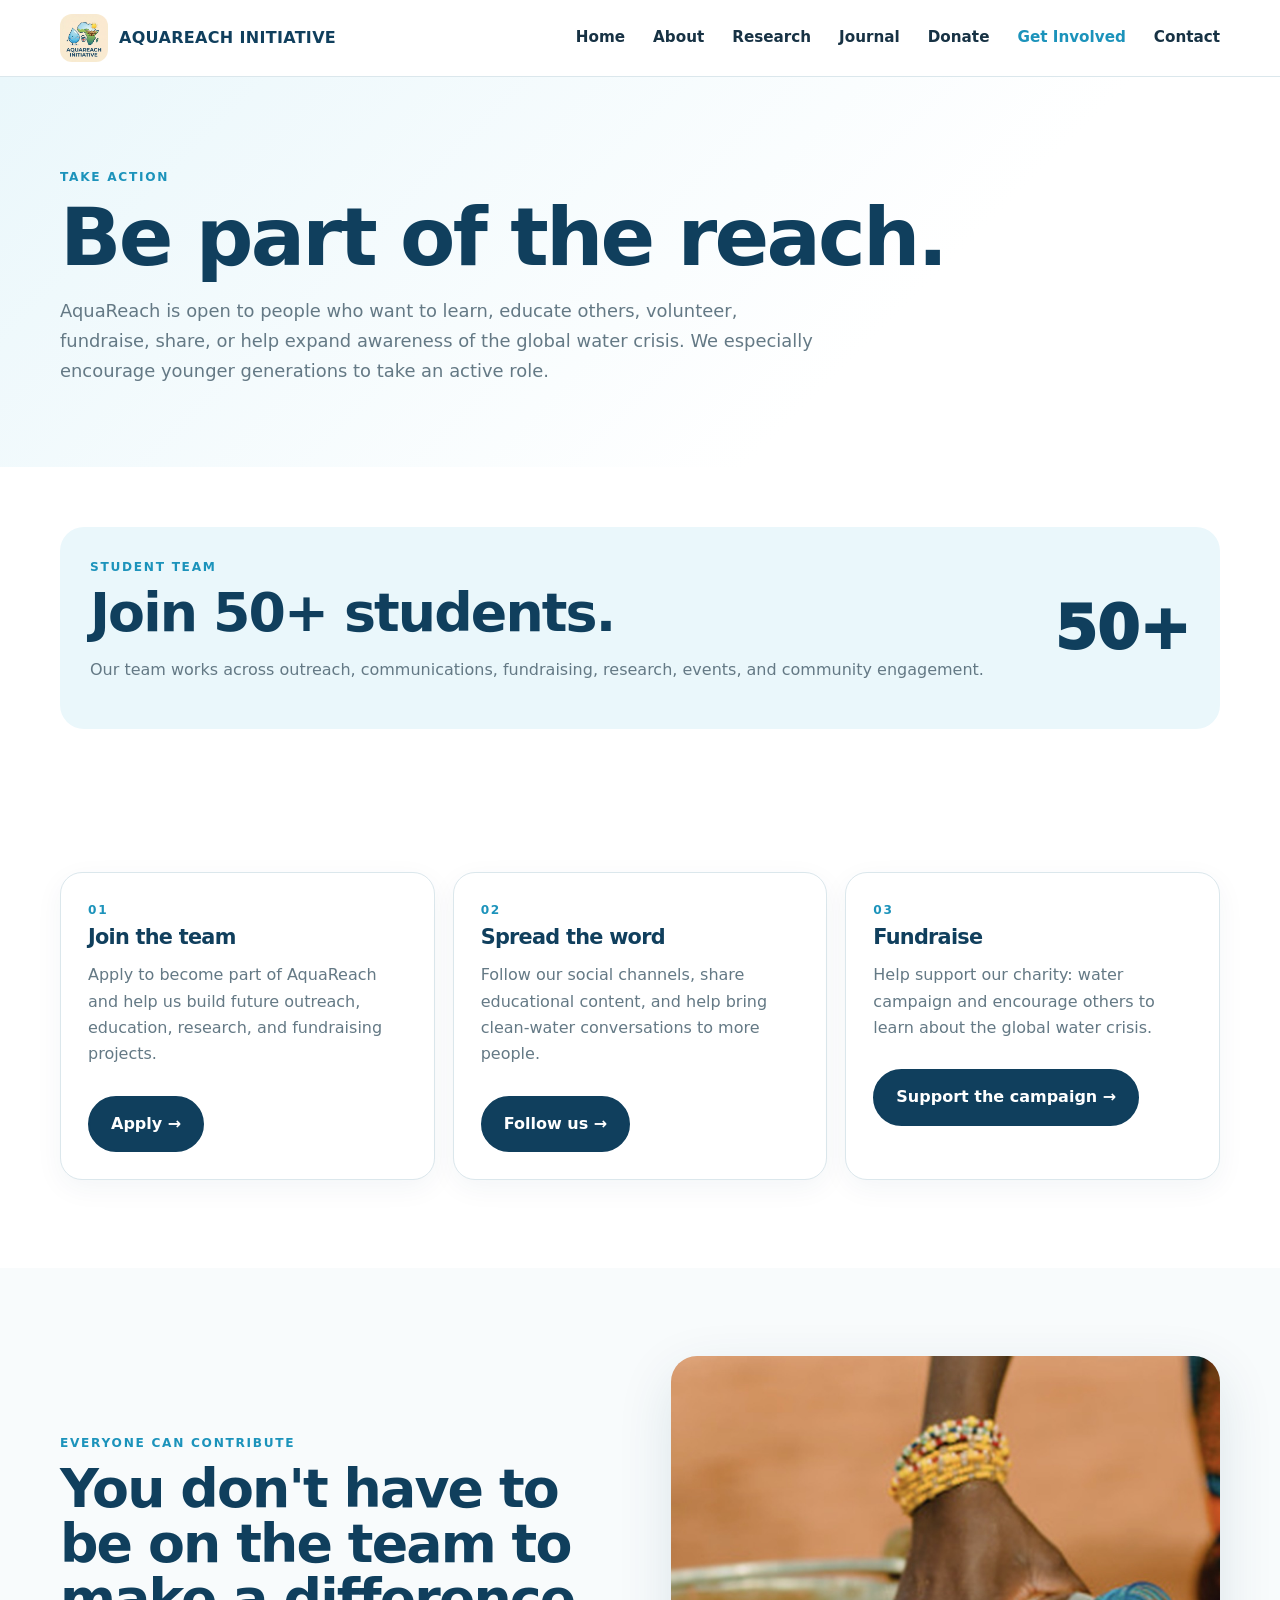
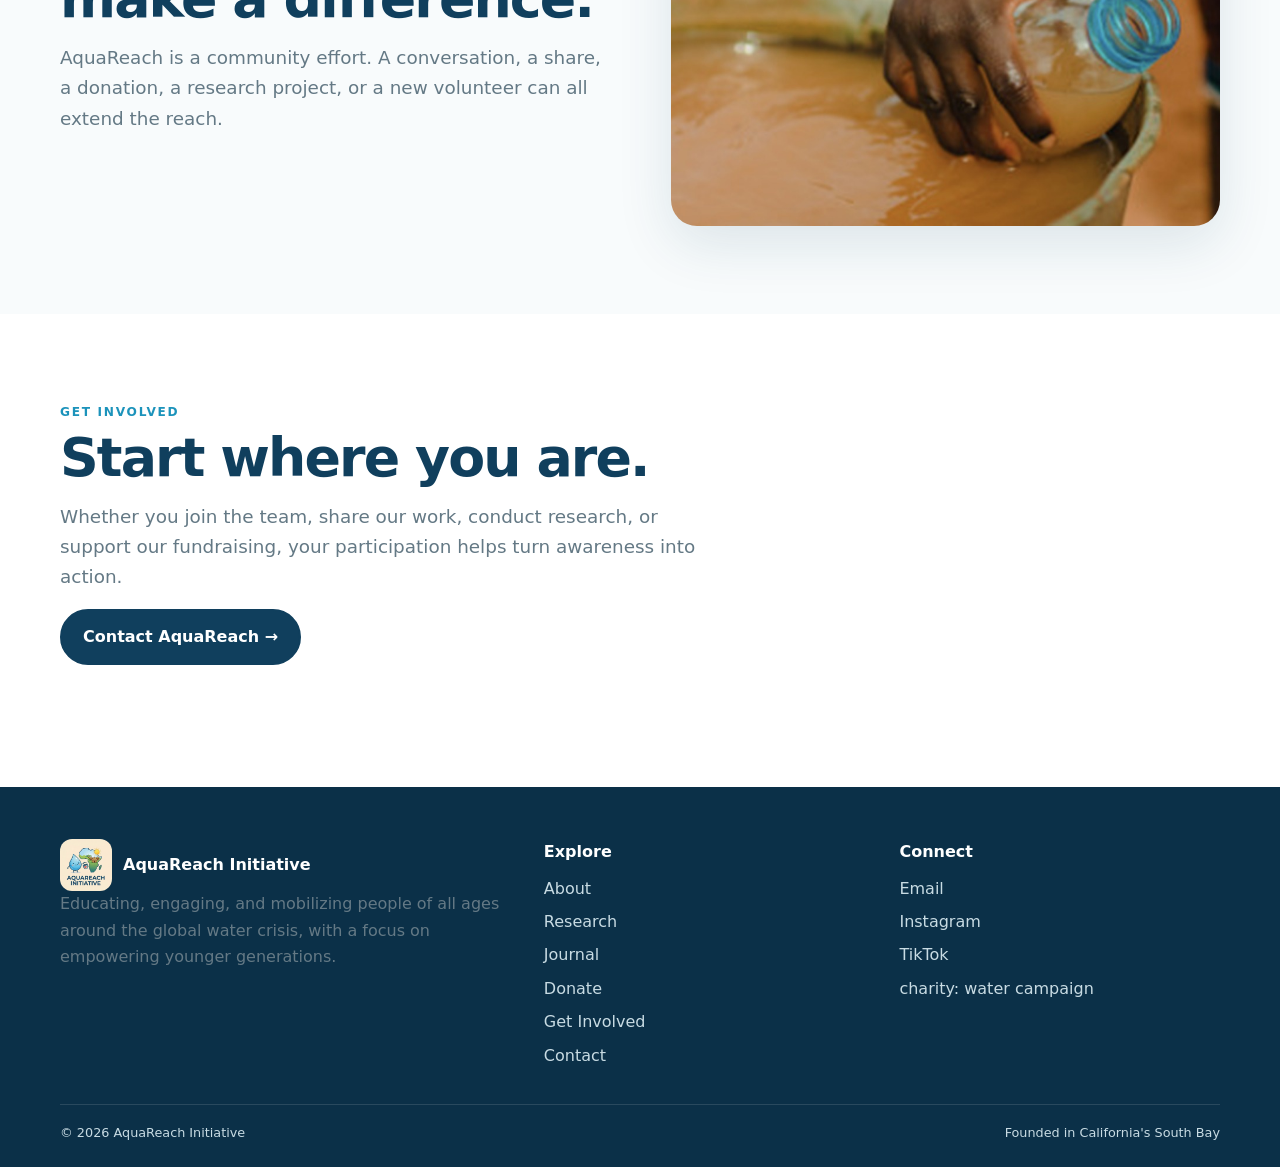
<file: get-involved.html>
<!doctype html>
<html lang="en">

<head>

<meta charset="utf-8">

<meta
name="viewport"
content="width=device-width,initial-scale=1">

<title>Get Involved | AquaReach Initiative</title>

<meta
name="description"
content="Join AquaReach Initiative and help with education, outreach, research, fundraising, and community engagement.">

<link
rel="icon"
type="image/png"
href="assets/logo.png">

<link
rel="stylesheet"
href="styles.css">

</head>


<body>


<!-- ========================================
     HEADER
     ======================================== -->

<header>

<div class="container nav">

<a class="brand" href="index.html">

<img
src="assets/logo.png"
alt="AquaReach Initiative logo">

<span>
AQUAREACH INITIATIVE
</span>

</a>


<button
class="menu"
aria-label="Open navigation">

☰

</button>


<nav class="links">

<a href="index.html">
Home
</a>

<a href="about.html">
About
</a>

<a href="research.html">
Research
</a>

<a href="journal.html">
Journal
</a>

<a href="donate.html">
Donate
</a>

<a
href="get-involved.html"
class="active">
Get Involved
</a>

<a href="contact.html">
Contact
</a>

</nav>

</div>

</header>



<!-- ========================================
     MAIN
     ======================================== -->

<main>


<!-- ========================================
     PAGE HERO
     ======================================== -->

<section class="page-hero">

<div class="container">

<div class="eyebrow">
Take action
</div>


<h1>
Be part of the reach.
</h1>


<p>
AquaReach is open to people who want to learn,
educate others, volunteer, fundraise, share, or
help expand awareness of the global water crisis.
We especially encourage younger generations to
take an active role.
</p>

</div>

</section>



<!-- ========================================
     STUDENT TEAM
     ======================================== -->

<section>

<div class="container">

<div class="team-banner">

<div>

<div class="eyebrow">
Student team
</div>


<h2>
Join 50+ students.
</h2>


<p>
Our team works across outreach, communications,
fundraising, research, events, and community engagement.
</p>

</div>


<div class="big">
50+
</div>

</div>

</div>

</section>



<!-- ========================================
     WAYS TO GET INVOLVED
     ======================================== -->

<section>

<div class="container cards">


<!-- JOIN THE TEAM -->

<div class="card">

<div class="eyebrow">
01
</div>


<h3>
Join the team
</h3>


<p>
Apply to become part of AquaReach and help us
build future outreach, education, research,
and fundraising projects.
</p>


<div class="buttons">

<a
class="btn primary"
href="https://forms.gle/jLyAo3w16NnmaGtk6"
target="_blank"
rel="noopener noreferrer">

Apply →

</a>

</div>

</div>



<!-- SPREAD THE WORD -->

<div class="card">

<div class="eyebrow">
02
</div>


<h3>
Spread the word
</h3>


<p>
Follow our social channels, share educational
content, and help bring clean-water conversations
to more people.
</p>


<div class="buttons">

<a
class="btn primary"
href="https://www.instagram.com/aquareachinitiative/"
target="_blank"
rel="noopener noreferrer">

Follow us →

</a>

</div>

</div>



<!-- FUNDRAISE -->

<div class="card">

<div class="eyebrow">
03
</div>


<h3>
Fundraise
</h3>


<p>
Help support our charity: water campaign and
encourage others to learn about the global
water crisis.
</p>


<div class="buttons">

<a
class="btn primary"
href="donate.html">

Support the campaign →

</a>

</div>

</div>

</div>

</section>



<!-- ========================================
     EVERYONE CAN CONTRIBUTE
     ======================================== -->

<section class="issue">

<div class="container split">


<div>

<div class="eyebrow">
Everyone can contribute
</div>


<h2>
You don't have to be on the team
to make a difference.
</h2>


<p class="lead">
AquaReach is a community effort. A conversation,
a share, a donation, a research project, or a new
volunteer can all extend the reach.
</p>

</div>



<div class="photo-card">

<img
src="assets/bucket-wide.jpg"
alt="Person collecting water">

</div>


</div>

</section>



<!-- ========================================
     FINAL CTA
     ======================================== -->

<section>

<div class="container">

<div class="section-head">

<div class="eyebrow">
Get involved
</div>


<h2>
Start where you are.
</h2>


<p class="lead">
Whether you join the team, share our work,
conduct research, or support our fundraising,
your participation helps turn awareness into action.
</p>


<a
class="btn primary"
href="contact.html">

Contact AquaReach →

</a>

</div>

</div>

</section>


</main>



<!-- ========================================
     FOOTER
     ======================================== -->

<footer>

<div class="container">


<div class="footer-grid">


<!-- ABOUT -->

<div>

<div class="footer-brand">

<img
src="assets/logo.png"
alt="AquaReach Initiative logo">

<span>
AquaReach Initiative
</span>

</div>


<p>
Educating, engaging, and mobilizing people of all
ages around the global water crisis, with a focus
on empowering younger generations.
</p>

</div>



<!-- EXPLORE -->

<div>

<h4>
Explore
</h4>


<div class="footer-links">

<a href="about.html">
About
</a>

<a href="research.html">
Research
</a>

<a href="journal.html">
Journal
</a>

<a href="donate.html">
Donate
</a>

<a href="get-involved.html">
Get Involved
</a>

<a href="contact.html">
Contact
</a>

</div>

</div>



<!-- CONNECT -->

<div>

<h4>
Connect
</h4>


<div class="footer-links">

<a
href="mailto:aquareachinitiative@gmail.com">

Email

</a>


<a
href="https://www.instagram.com/aquareachinitiative/"
target="_blank"
rel="noopener noreferrer">

Instagram

</a>


<a
href="https://www.tiktok.com/@aquareachinitiative"
target="_blank"
rel="noopener noreferrer">

TikTok

</a>


<a
href="https://www.charitywater.org/aquareach-initiative/more-than-water-1"
target="_blank"
rel="noopener noreferrer">

charity: water campaign

</a>

</div>

</div>


</div>



<!-- COPYRIGHT -->

<div class="copyright">

<span>
© 2026 AquaReach Initiative
</span>


<span>
Founded in California's South Bay
</span>

</div>


</div>

</footer>



<script src="script.js"></script>

</body>

</html>
</file>
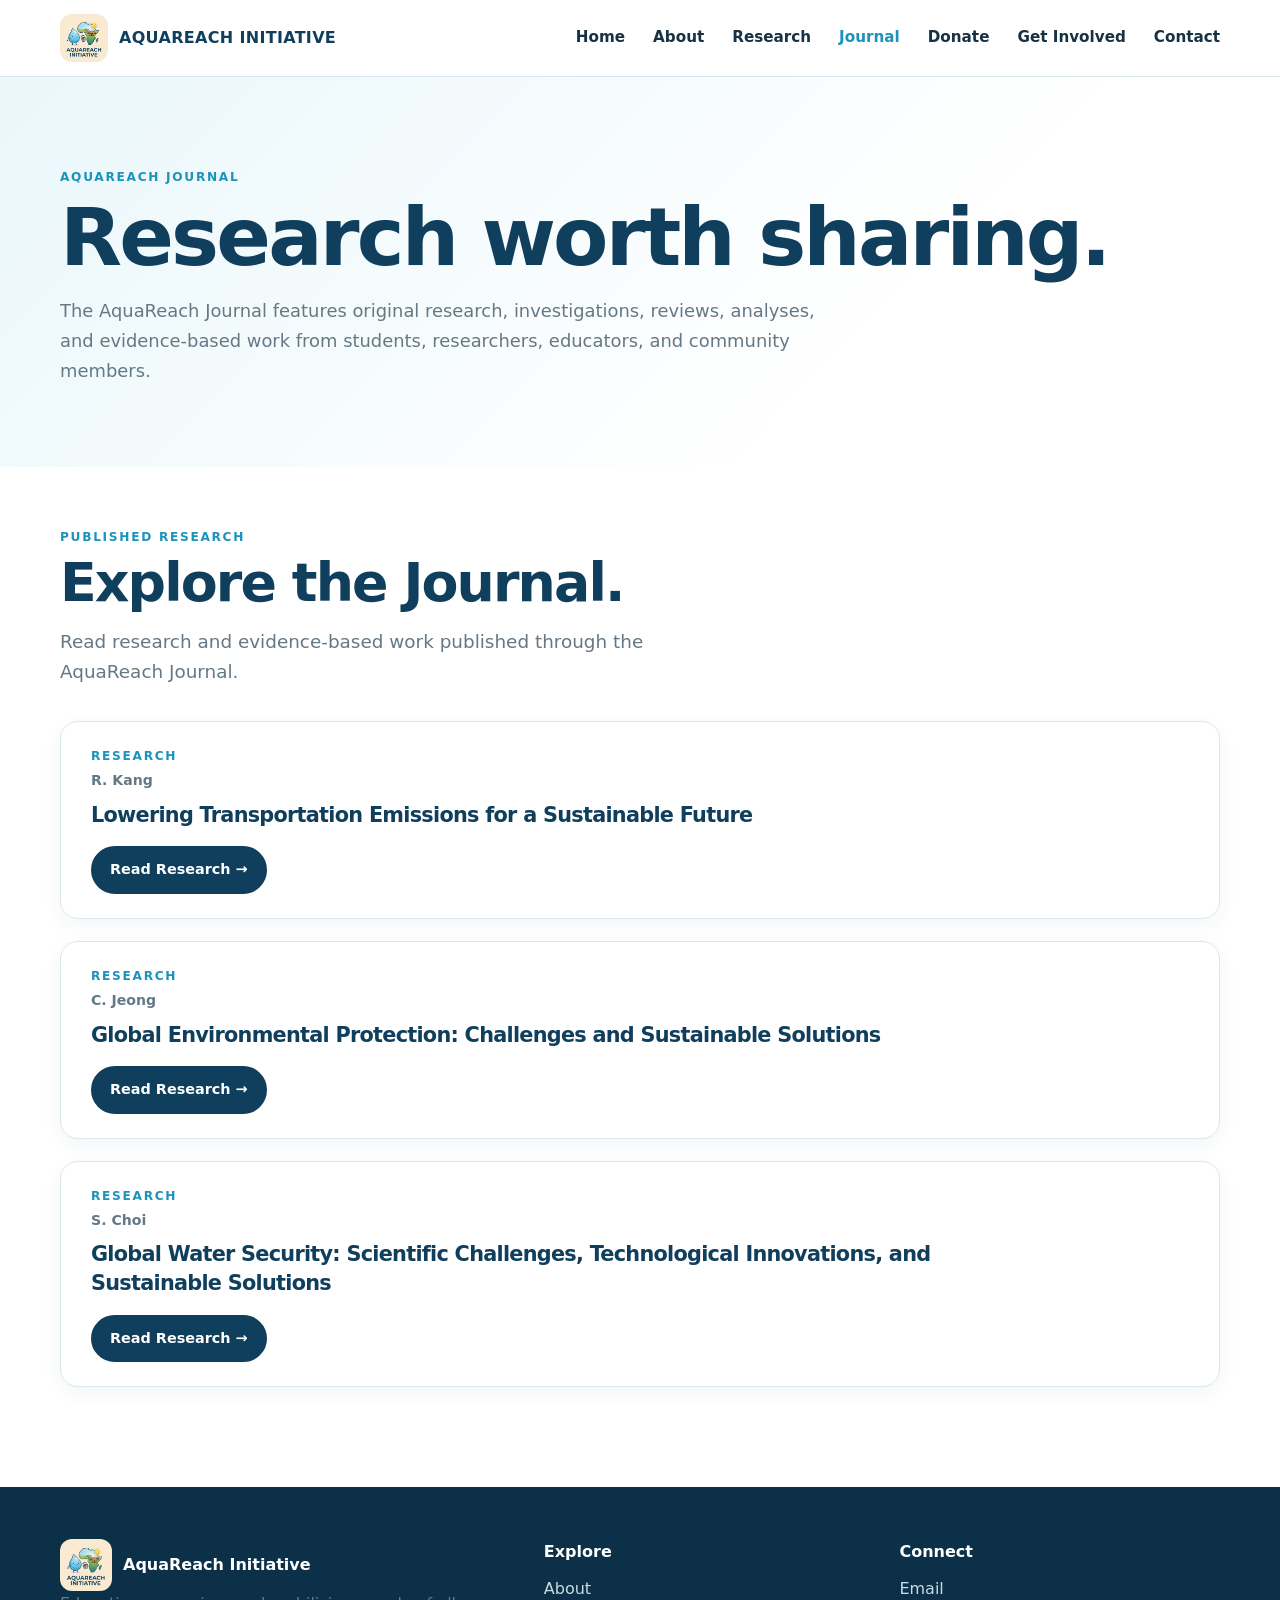
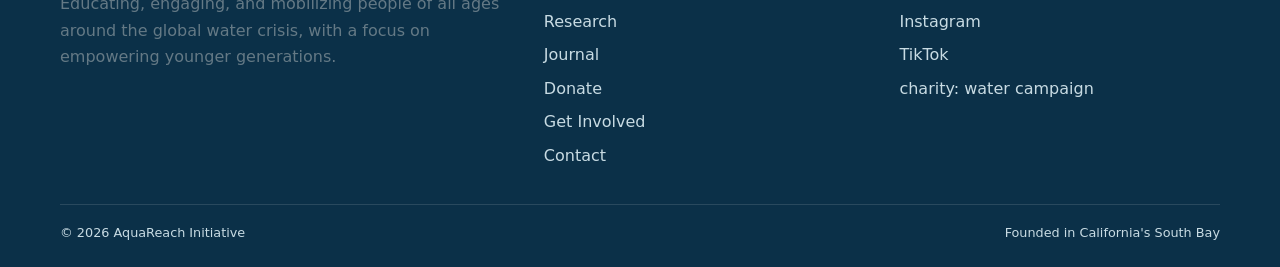
<file: journal.html>
<!doctype html>
<html lang="en">

<head>

<meta charset="utf-8">

<meta
name="viewport"
content="width=device-width, initial-scale=1">

<title>AquaReach Journal | AquaReach Initiative</title>

<meta
name="description"
content="The AquaReach Journal features original research, investigations, reviews, analyses, and evidence-based work.">

<link
rel="icon"
type="image/png"
href="assets/logo.png">

<link
rel="stylesheet"
href="styles.css">

</head>


<body>


<!-- ========================================
     HEADER
     ======================================== -->

<header>

<div class="container nav">


<a class="brand" href="index.html">

<img
src="assets/logo.png"
alt="AquaReach Initiative logo">

<span>
AQUAREACH INITIATIVE
</span>

</a>


<button
class="menu"
aria-label="Open navigation">

☰

</button>


<nav class="links">

<a href="index.html">
Home
</a>


<a href="about.html">
About
</a>


<a href="research.html">
Research
</a>


<a
href="journal.html"
class="active">
Journal
</a>


<a href="donate.html">
Donate
</a>


<a href="get-involved.html">
Get Involved
</a>


<a href="contact.html">
Contact
</a>


</nav>

</div>

</header>



<!-- ========================================
     MAIN
     ======================================== -->

<main>


<!-- ========================================
     PAGE HERO
     ======================================== -->

<section class="page-hero">

<div class="container">

<div class="eyebrow">
AquaReach Journal
</div>


<h1>
Research worth sharing.
</h1>


<p>
The AquaReach Journal features original research,
investigations, reviews, analyses, and evidence-based
work from students, researchers, educators, and
community members.
</p>

</div>

</section>



<!-- ========================================
     PUBLISHED RESEARCH
     ======================================== -->

<section>

<div class="container">


<div class="section-head">

<div class="eyebrow">
Published Research
</div>


<h2>
Explore the Journal.
</h2>


<p class="lead">
Read research and evidence-based work published
through the AquaReach Journal.
</p>

</div>



<div class="journal-list">


<!-- ========================================
     PAPER 1
     ======================================== -->

<article class="journal-card">

<div class="eyebrow">
Research
</div>


<p class="journal-author">
R. Kang
</p>


<h3>

<a
href="research/Transportation_Emissions_Sustainable_Future_Kang.pdf"
target="_blank"
rel="noopener noreferrer">

Lowering Transportation Emissions for a Sustainable Future

</a>

</h3>


<a
class="btn primary"
href="research/Transportation_Emissions_Sustainable_Future_Kang.pdf"
target="_blank"
rel="noopener noreferrer">

Read Research →

</a>

</article>



<!-- ========================================
     PAPER 2
     ======================================== -->

<article class="journal-card">

<div class="eyebrow">
Research
</div>


<p class="journal-author">
C. Jeong
</p>


<h3>

<a
href="research/Global_Environmental_Protection_Jeong.pdf"
target="_blank"
rel="noopener noreferrer">

Global Environmental Protection:
Challenges and Sustainable Solutions

</a>

</h3>


<a
class="btn primary"
href="research/Global_Environmental_Protection_Jeong.pdf"
target="_blank"
rel="noopener noreferrer">

Read Research →

</a>

</article>



<!-- ========================================
     PAPER 3
     ======================================== -->

<article class="journal-card">

<div class="eyebrow">
Research
</div>


<p class="journal-author">
S. Choi
</p>


<h3>

<a
href="research/Global_Water_Security_Scientific_Challenges_Choi.pdf"
target="_blank"
rel="noopener noreferrer">

Global Water Security:
Scientific Challenges, Technological Innovations,
and Sustainable Solutions

</a>

</h3>


<a
class="btn primary"
href="research/Global_Water_Security_Scientific_Challenges_Choi.pdf"
target="_blank"
rel="noopener noreferrer">

Read Research →

</a>

</article>


</div>

</div>

</section>


</main>



<!-- ========================================
     FOOTER
     ======================================== -->

<footer>

<div class="container">


<div class="footer-grid">


<!-- ABOUT -->

<div>

<div class="footer-brand">

<img
src="assets/logo.png"
alt="AquaReach Initiative logo">

<span>
AquaReach Initiative
</span>

</div>


<p>
Educating, engaging, and mobilizing people of all
ages around the global water crisis, with a focus
on empowering younger generations.
</p>

</div>



<!-- EXPLORE -->

<div>

<h4>
Explore
</h4>


<div class="footer-links">

<a href="about.html">
About
</a>


<a href="research.html">
Research
</a>


<a href="journal.html">
Journal
</a>


<a href="donate.html">
Donate
</a>


<a href="get-involved.html">
Get Involved
</a>


<a href="contact.html">
Contact
</a>

</div>

</div>



<!-- CONNECT -->

<div>

<h4>
Connect
</h4>


<div class="footer-links">


<a href="mailto:aquareachinitiative@gmail.com">
Email
</a>


<a
href="https://www.instagram.com/aquareachinitiative/"
target="_blank"
rel="noopener noreferrer">

Instagram

</a>


<a
href="https://www.tiktok.com/@aquareachinitiative"
target="_blank"
rel="noopener noreferrer">

TikTok

</a>


<a
href="https://www.charitywater.org/aquareach-initiative/more-than-water-1"
target="_blank"
rel="noopener noreferrer">

charity: water campaign

</a>


</div>

</div>


</div>



<!-- COPYRIGHT -->

<div class="copyright">

<span>
© 2026 AquaReach Initiative
</span>


<span>
Founded in California's South Bay
</span>

</div>


</div>

</footer>



<script src="script.js"></script>

</body>

</html>
</file>
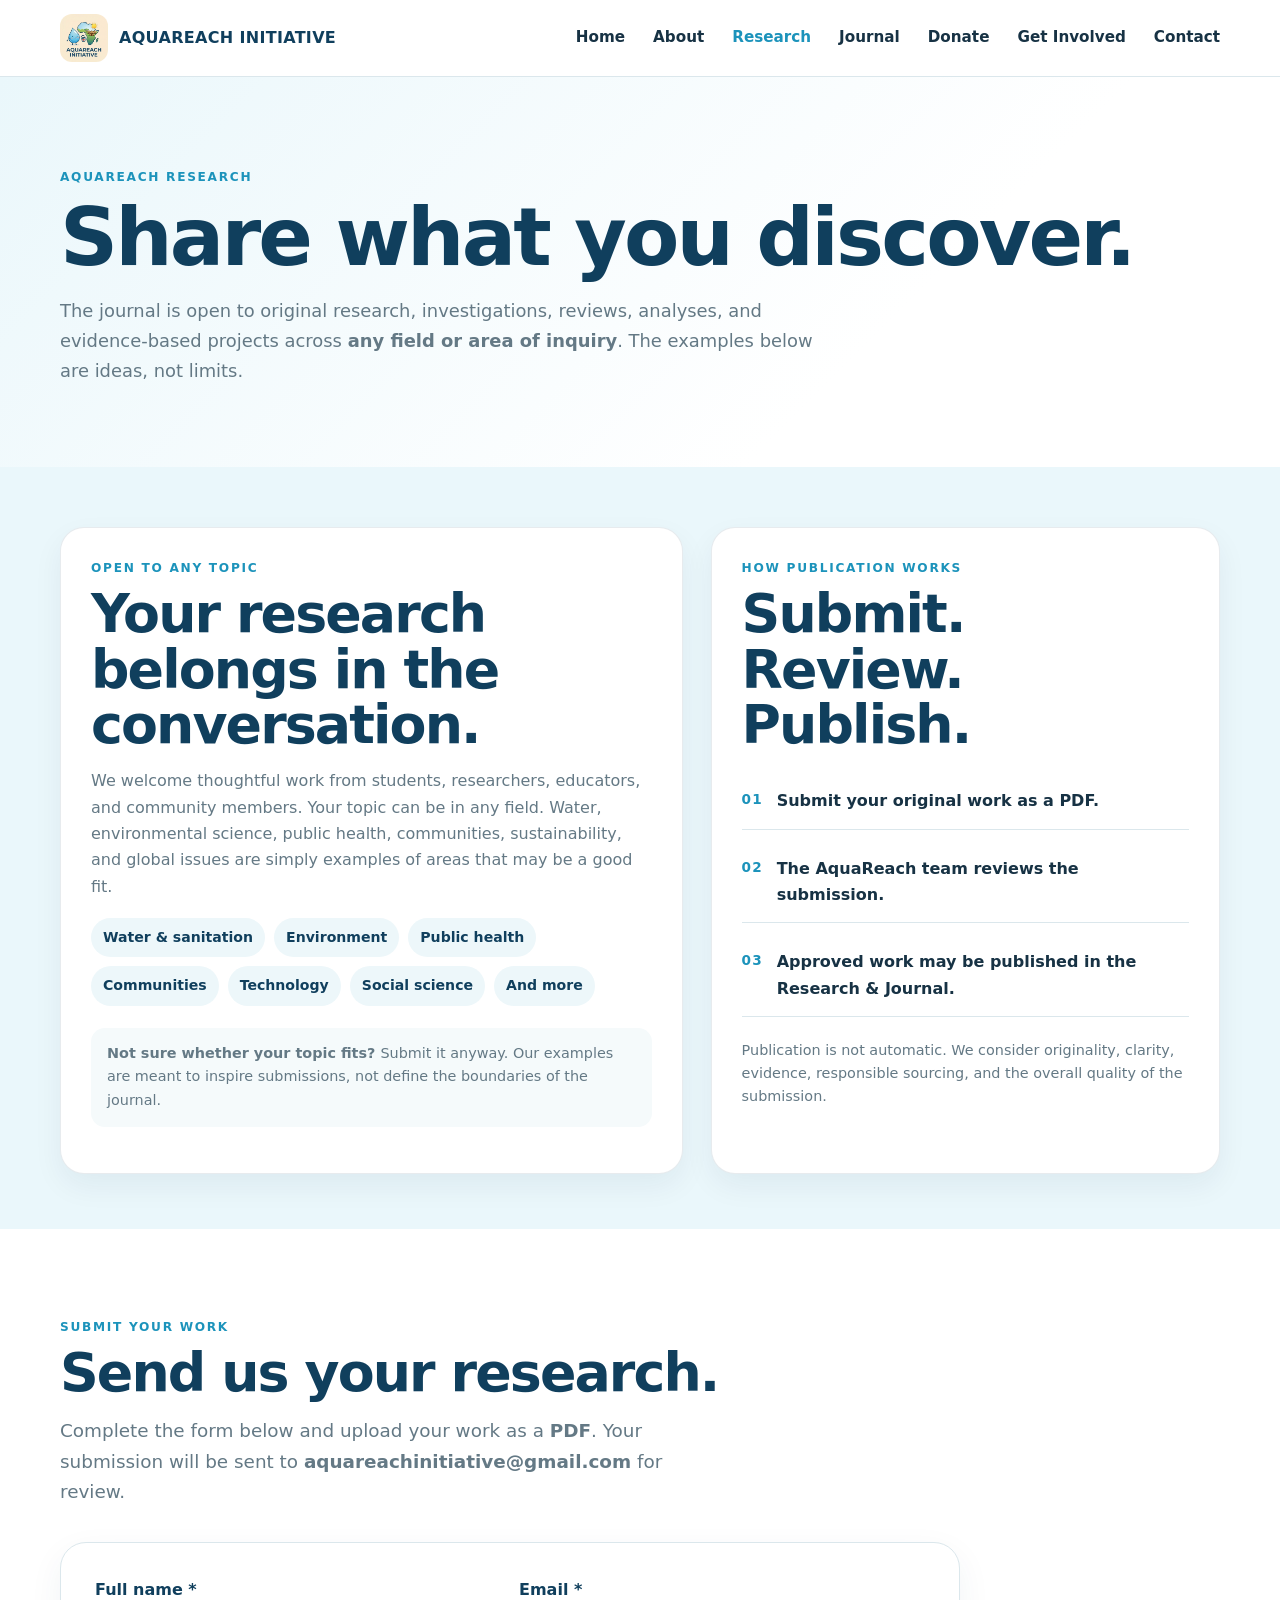
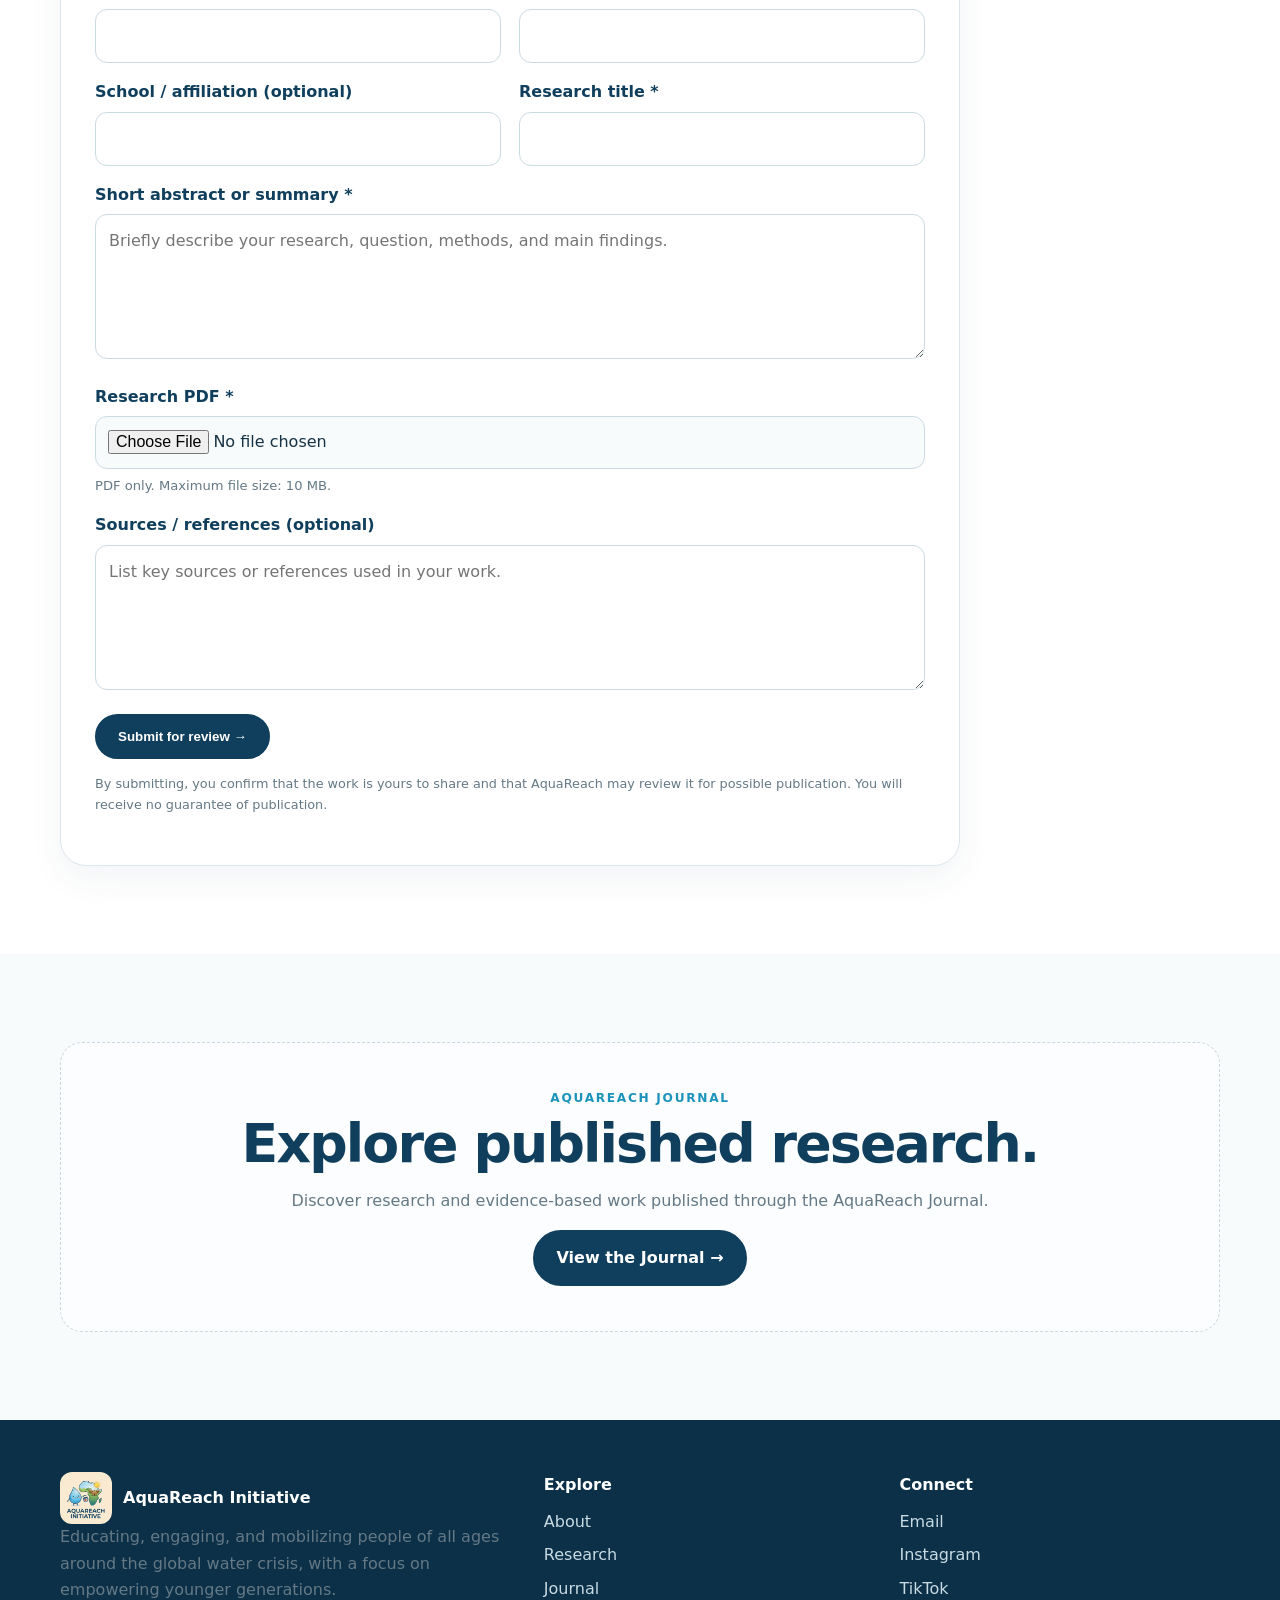
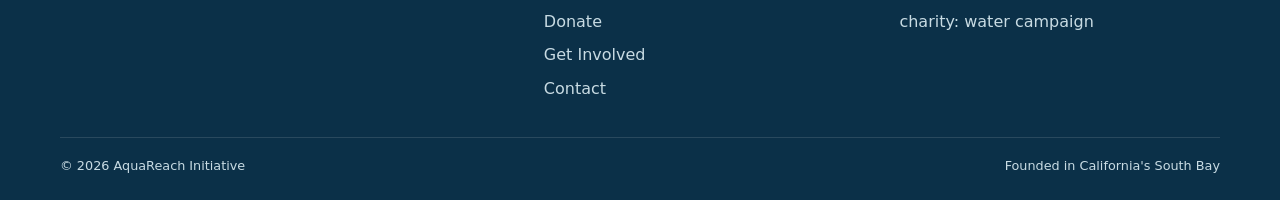
<file: research.html>
<!doctype html>
<html lang="en">

<head>

<meta charset="utf-8">

<meta
name="viewport"
content="width=device-width,initial-scale=1">

<title>Research | AquaReach Initiative</title>

<meta
name="description"
content="Submit original research and evidence-based work to the AquaReach Research & Journal for review and possible publication.">

<link
rel="icon"
type="image/png"
href="assets/logo.png">

<link
rel="stylesheet"
href="styles.css">

</head>


<body>


<!-- ========================================
     HEADER
     ======================================== -->

<header>

<div class="container nav">

<a class="brand" href="index.html">

<img
src="assets/logo.png"
alt="AquaReach Initiative logo">

<span>
AQUAREACH INITIATIVE
</span>

</a>


<button
class="menu"
aria-label="Open navigation">

☰

</button>


<nav class="links">

<a href="index.html">
Home
</a>

<a href="about.html">
About
</a>

<a
href="research.html"
class="active">
Research
</a>

<a href="journal.html">
Journal
</a>

<a href="donate.html">
Donate
</a>

<a href="get-involved.html">
Get Involved
</a>

<a href="contact.html">
Contact
</a>

</nav>

</div>

</header>



<!-- ========================================
     MAIN
     ======================================== -->

<main>


<!-- ========================================
     PAGE HERO
     ======================================== -->

<section class="page-hero">

<div class="container">

<div class="eyebrow">
AquaReach Research
</div>


<h1>
Share what you discover.
</h1>


<p>
The journal is open to original research,
investigations, reviews, analyses, and
evidence-based projects across
<strong>any field or area of inquiry</strong>.
The examples below are ideas, not limits.
</p>

</div>

</section>



<!-- ========================================
     RESEARCH INTRO
     ======================================== -->

<section class="research-intro">

<div class="container">

<div class="research-grid">


<!-- OPEN TO ANY TOPIC -->

<div class="research-card">

<div class="eyebrow">
Open to any topic
</div>


<h2>
Your research belongs in the conversation.
</h2>


<p>
We welcome thoughtful work from students,
researchers, educators, and community members.
Your topic can be in any field. Water,
environmental science, public health,
communities, sustainability, and global issues
are simply examples of areas that may be a good fit.
</p>


<div class="research-topics">

<span class="topic">
Water & sanitation
</span>

<span class="topic">
Environment
</span>

<span class="topic">
Public health
</span>

<span class="topic">
Communities
</span>

<span class="topic">
Technology
</span>

<span class="topic">
Social science
</span>

<span class="topic">
And more
</span>

</div>


<p class="scope-note">

<strong>
Not sure whether your topic fits?
</strong>

Submit it anyway. Our examples are meant to
inspire submissions, not define the boundaries
of the journal.

</p>

</div>



<!-- HOW PUBLICATION WORKS -->

<div class="research-card">

<div class="eyebrow">
How publication works
</div>


<h2>
Submit. Review. Publish.
</h2>


<div class="review-list">


<div>

<b>
01
</b>

<span>
Submit your original work as a PDF.
</span>

</div>


<div>

<b>
02
</b>

<span>
The AquaReach team reviews the submission.
</span>

</div>


<div>

<b>
03
</b>

<span>
Approved work may be published in the
Research & Journal.
</span>

</div>


</div>


<p class="submit-note">

Publication is not automatic. We consider
originality, clarity, evidence, responsible
sourcing, and the overall quality of the submission.

</p>

</div>


</div>

</div>

</section>



<!-- ========================================
     SUBMIT YOUR WORK
     ======================================== -->

<section>

<div class="container">


<div class="section-head">

<div class="eyebrow">
Submit your work
</div>


<h2>
Send us your research.
</h2>


<p class="lead">

Complete the form below and upload your work as a
<strong>PDF</strong>. Your submission will be sent to
<strong>aquareachinitiative@gmail.com</strong>
for review.

</p>

</div>



<div class="submission-form-wrap">


<form
class="submission-form"
action="https://formsubmit.co/aquareachinitiative@gmail.com"
method="POST"
enctype="multipart/form-data"
>


<input
type="hidden"
name="_subject"
value="AquaReach Research & Journal Submission"
>


<input
type="hidden"
name="_template"
value="table"
>


<input
type="hidden"
name="_captcha"
value="true"
>


<input
type="text"
name="_honey"
tabindex="-1"
autocomplete="off"
class="honeypot"
>



<!-- NAME + EMAIL -->

<div class="form-row">


<div class="field">

<label for="name">
Full name *
</label>


<input
id="name"
name="name"
type="text"
required
>

</div>



<div class="field">

<label for="email">
Email *
</label>


<input
id="email"
name="email"
type="email"
required
>

</div>


</div>



<!-- AFFILIATION + TITLE -->

<div class="form-row">


<div class="field">

<label for="affiliation">
School / affiliation (optional)
</label>


<input
id="affiliation"
name="affiliation"
type="text"
>

</div>



<div class="field">

<label for="title">
Research title *
</label>


<input
id="title"
name="title"
type="text"
required
>

</div>


</div>



<!-- ABSTRACT -->

<div class="field">

<label for="summary">
Short abstract or summary *
</label>


<textarea
id="summary"
name="summary"
required
placeholder="Briefly describe your research, question, methods, and main findings."
></textarea>

</div>



<!-- PDF -->

<div class="field">

<label for="pdf">
Research PDF *
</label>


<input
id="pdf"
name="research_pdf"
type="file"
accept="application/pdf,.pdf"
required
>


<small>
PDF only. Maximum file size: 10 MB.
</small>

</div>



<!-- SOURCES -->

<div class="field">

<label for="sources">
Sources / references (optional)
</label>


<textarea
id="sources"
name="sources"
placeholder="List key sources or references used in your work."
></textarea>

</div>



<!-- SUBMIT -->

<button
class="btn primary"
type="submit">

Submit for review →

</button>


<p class="form-footnote">

By submitting, you confirm that the work is yours
to share and that AquaReach may review it for
possible publication. You will receive no guarantee
of publication.

</p>


</form>

</div>

</div>

</section>



<!-- ========================================
     JOURNAL LINK
     ======================================== -->

<section class="journal-placeholder">

<div class="container">

<div class="journal-empty">


<div class="eyebrow">
AquaReach Journal
</div>


<h2>
Explore published research.
</h2>


<p>
Discover research and evidence-based work
published through the AquaReach Journal.
</p>


<a
class="btn primary"
href="journal.html">

View the Journal →

</a>


</div>

</div>

</section>


</main>



<!-- ========================================
     FOOTER
     ======================================== -->

<footer>

<div class="container">


<div class="footer-grid">


<!-- ABOUT -->

<div>

<div class="footer-brand">

<img
src="assets/logo.png"
alt="AquaReach Initiative logo">

<span>
AquaReach Initiative
</span>

</div>


<p>
Educating, engaging, and mobilizing people of all
ages around the global water crisis, with a focus
on empowering younger generations.
</p>

</div>



<!-- EXPLORE -->

<div>

<h4>
Explore
</h4>


<div class="footer-links">

<a href="about.html">
About
</a>

<a href="research.html">
Research
</a>

<a href="journal.html">
Journal
</a>

<a href="donate.html">
Donate
</a>

<a href="get-involved.html">
Get Involved
</a>

<a href="contact.html">
Contact
</a>

</div>

</div>



<!-- CONNECT -->

<div>

<h4>
Connect
</h4>


<div class="footer-links">

<a href="mailto:aquareachinitiative@gmail.com">
Email
</a>


<a
href="https://www.instagram.com/aquareachinitiative/"
target="_blank"
rel="noopener noreferrer">

Instagram

</a>


<a
href="https://www.tiktok.com/@aquareachinitiative"
target="_blank"
rel="noopener noreferrer">

TikTok

</a>


<a
href="https://www.charitywater.org/aquareach-initiative/more-than-water-1"
target="_blank"
rel="noopener noreferrer">

charity: water campaign

</a>


</div>

</div>


</div>



<!-- COPYRIGHT -->

<div class="copyright">

<span>
© 2026 AquaReach Initiative
</span>


<span>
Founded in California's South Bay
</span>

</div>


</div>

</footer>



<script src="script.js"></script>

</body>

</html>
</file>
<file: styles.css>
:root{
  --navy:#103f5d;
  --navy2:#0b3048;
  --blue:#1c93bb;
  --sky:#eaf7fb;
  --cream:#fbf7ee;
  --ink:#173244;
  --muted:#647985;
  --line:#dbe7ec;
  --white:#fff;
  --shadow:0 18px 55px rgba(16,63,93,.12);
  --radius:24px;
}

*{
  box-sizing:border-box;
}

html{
  scroll-behavior:smooth;
}

body{
  margin:0;
  font-family:Inter,ui-sans-serif,system-ui,-apple-system,BlinkMacSystemFont,"Segoe UI",sans-serif;
  color:var(--ink);
  background:#fff;
  line-height:1.65;
}

img{
  display:block;
  max-width:100%;
}

a{
  color:inherit;
  text-decoration:none;
}

.container{
  width:min(1160px,92%);
  margin:auto;
}


/* ========================================
   HEADER
   ======================================== */

header{
  position:sticky;
  top:0;
  z-index:100;
  background:rgba(255,255,255,.96);
  backdrop-filter:blur(14px);
  border-bottom:1px solid var(--line);
}

.nav{
  height:76px;
  display:flex;
  align-items:center;
  justify-content:space-between;
  gap:28px;
}

.brand{
  display:flex;
  align-items:center;
  gap:11px;
  color:var(--navy);
  font-weight:900;
  letter-spacing:.02em;
}

.brand img{
  width:48px;
  height:48px;
  object-fit:contain;
  border-radius:12px;
}

.brand span{
  font-size:1rem;
}

.links{
  display:flex;
  align-items:center;
  gap:28px;
  font-weight:750;
  font-size:.95rem;
}

.links a:hover{
  color:var(--blue);
}

.links a.active{
  color:var(--blue);
}

.nav-cta{
  background:var(--navy);
  color:#fff!important;
  padding:11px 20px;
  border-radius:999px;
}

.menu{
  display:none;
  border:0;
  background:transparent;
  font-size:1.7rem;
  color:var(--navy);
}


/* ========================================
   TYPOGRAPHY
   ======================================== */

.eyebrow{
  font-size:.76rem;
  font-weight:900;
  letter-spacing:.14em;
  text-transform:uppercase;
  color:var(--blue);
}

h1,
h2,
h3{
  color:var(--navy);
  letter-spacing:-.035em;
}

h1{
  margin:12px 0 20px;
  font-size:clamp(3.2rem,6.3vw,5.8rem);
  line-height:.96;
}

h2{
  margin:8px 0 16px;
  font-size:clamp(2.2rem,4.2vw,3.6rem);
  line-height:1.03;
}

p{
  margin:0 0 16px;
  color:var(--muted);
}

.lead{
  font-size:1.15rem;
  max-width:650px;
}


/* ========================================
   BUTTONS
   ======================================== */

.btn{
  display:inline-flex;
  align-items:center;
  justify-content:center;
  border-radius:999px;
  padding:13px 21px;
  font-weight:900;
  border:2px solid var(--navy);
  transition:.2s;
}

.btn.primary{
  background:var(--navy);
  color:#fff;
}

.btn.secondary{
  background:#fff;
  color:var(--navy);
}

.btn:hover{
  transform:translateY(-2px);
  box-shadow:0 10px 24px rgba(16,63,93,.16);
}

.buttons{
  display:flex;
  flex-wrap:wrap;
  gap:12px;
  margin-top:28px;
}


/* ========================================
   HERO
   ======================================== */

.hero{
  display:grid;
  grid-template-columns:1fr 1.05fr;
  gap:48px;
  align-items:center;
  padding:74px 0 84px;
}

.hero-copy .tagline{
  font-size:clamp(1.25rem,2.1vw,1.55rem);
  line-height:1.5;
  color:var(--ink);
  font-weight:750;
  max-width:620px;
}

.hero-copy .sub{
  max-width:610px;
  font-size:1.05rem;
}

.hero-image{
  height:auto;
  aspect-ratio:16/10;
  min-height:0;
  border-radius:30px;
  overflow:hidden;
  box-shadow:var(--shadow);
  position:relative;
  background:#dfeff3;
}

.hero-image img{
  width:100%;
  height:100%;
  object-fit:cover;
  object-position:center;
}

.hero-badge{
  position:absolute;
  left:20px;
  bottom:20px;
  background:#fff;
  border-radius:18px;
  padding:14px 17px;
  box-shadow:0 12px 35px rgba(0,0,0,.15);
}

.hero-badge strong{
  display:block;
  color:var(--navy);
  font-size:1.25rem;
}

.hero-badge span{
  font-size:.82rem;
  color:var(--muted);
}


/* ========================================
   IMPACT
   ======================================== */

.impact{
  background:var(--navy);
  padding:82px 0;
  color:#fff;
}

.impact h2{
  color:#fff;
}

.impact .intro{
  max-width:720px;
  color:#cfe3ec;
  font-size:1.05rem;
}

.impact-grid{
  display:grid;
  grid-template-columns:repeat(4,1fr);
  gap:16px;
  margin-top:36px;
}

.impact-card{
  padding:28px 24px;
  border:1px solid rgba(255,255,255,.16);
  background:rgba(255,255,255,.055);
  border-radius:22px;
  min-height:150px;
}

.impact-card .number{
  font-size:clamp(2.5rem,4vw,3.8rem);
  font-weight:950;
  letter-spacing:-.055em;
  color:#fff;
  line-height:1;
}

.impact-card p{
  margin-top:12px;
  color:#d2e5ec;
  font-weight:700;
}

.impact-grid .impact-card:only-child{
  grid-column:1/-1;
}

.small-note{
  font-size:.8rem;
  color:#72848d;
}


/* ========================================
   GENERAL SECTIONS
   ======================================== */

section{
  padding:88px 0;
}

.split{
  display:grid;
  grid-template-columns:1fr 1fr;
  gap:62px;
  align-items:center;
}

.section-head{
  max-width:760px;
  margin-bottom:34px;
}

.photo-card{
  border-radius:26px;
  overflow:hidden;
  box-shadow:var(--shadow);
  background:#eaf2f4;
}

.photo-card img{
  width:100%;
  height:470px;
  object-fit:cover;
}

.photo-card.tall img{
  height:560px;
}

.stats{
  display:grid;
  grid-template-columns:repeat(3,1fr);
  gap:14px;
  margin-top:25px;
}

.stat{
  background:var(--sky);
  padding:21px;
  border-radius:18px;
}

.stat strong{
  display:block;
  color:var(--navy);
  font-size:2rem;
  line-height:1;
  margin-bottom:9px;
}

.stat span{
  font-size:.82rem;
  font-weight:750;
  color:var(--muted);
}


/* ========================================
   ISSUE
   ======================================== */

.issue{
  background:#f8fbfc;
}

.issue-grid{
  display:grid;
  grid-template-columns:1fr 1fr;
  gap:60px;
  align-items:start;
}

.issue-stats{
  display:grid;
  grid-template-columns:1fr 1fr;
  gap:15px;
}

.issue-stat{
  padding:24px;
  background:#fff;
  border:1px solid var(--line);
  border-radius:20px;
}

.issue-stat .big{
  font-size:2.5rem;
  font-weight:950;
  letter-spacing:-.05em;
  color:var(--navy);
  line-height:1;
}

.issue-stat p{
  font-size:.9rem;
  margin:10px 0 0;
  line-height:1.45;
}


/* ========================================
   GALLERY
   ======================================== */

.gallery-section{
  padding-top:35px;
}

.gallery{
  display:grid;
  grid-template-columns:1.35fr .82fr .82fr;
  grid-template-rows:250px 250px;
  gap:15px;
}

.gallery figure{
  margin:0;
  border-radius:21px;
  overflow:hidden;
  background:#e8f1f4;
}

.gallery figure img{
  width:100%;
  height:100%;
  object-fit:cover;
  transition:transform .4s;
}

.gallery figure:hover img{
  transform:scale(1.025);
}

.gallery .large{
  grid-row:1 / span 2;
}

.gallery .portrait img{
  object-position:center top;
}

.gallery .wide{
  grid-column:2 / span 2;
}


/* ========================================
   PARTNERSHIP
   ======================================== */

.partnership{
  background:var(--cream);
}

.partner-box{
  display:grid;
  grid-template-columns:360px 1fr;
  gap:55px;
  align-items:center;
  background:#fff;
  border:1px solid #eee6d6;
  border-radius:28px;
  padding:34px;
  box-shadow:var(--shadow);
}

.partner-mark{
  display:flex;
  align-items:center;
  justify-content:center;
  gap:16px;
}

.partner-mark img{
  width:115px;
  height:115px;
  object-fit:contain;
  border-radius:20px;
}

.times{
  font-size:2rem;
  font-weight:900;
  color:#83949c;
}

.cw{
  font-size:1.55rem;
  font-weight:900;
  letter-spacing:-.04em;
  color:#173244;
  white-space:nowrap;
}

.partner-box p{
  max-width:650px;
}


/* ========================================
   CTA
   ======================================== */

.cta{
  padding-top:20px;
  padding-bottom:92px;
}

.cta-box{
  position:relative;
  min-height:430px;
  border-radius:30px;
  overflow:hidden;
  display:flex;
  align-items:flex-end;
  background:#174c69;
}

.cta-box img{
  position:absolute;
  inset:0;
  width:100%;
  height:100%;
  object-fit:cover;
  object-position:center 45%;
}

.cta-overlay{
  position:relative;
  width:100%;
  padding:54px;
  background:linear-gradient(
    90deg,
    rgba(7,40,60,.91) 0%,
    rgba(7,40,60,.68) 50%,
    rgba(7,40,60,.12) 100%
  );
}

.cta-overlay h2{
  color:#fff;
  max-width:610px;
}

.cta-overlay p{
  color:#e1eef3;
  max-width:590px;
}

.cta-overlay .btn.secondary{
  border-color:#fff;
}


/* ========================================
   PAGE HERO
   ======================================== */

.page-hero{
  padding:90px 0 66px;
  background:linear-gradient(
    135deg,
    var(--sky),
    #fff 68%
  );
}

.page-hero p{
  max-width:760px;
  font-size:1.12rem;
}

.story{
  font-size:1.08rem;
  color:#405966;
}

.quote{
  font-size:clamp(1.7rem,3vw,2.65rem);
  font-weight:850;
  line-height:1.2;
  color:var(--navy);
  border-left:5px solid var(--blue);
  padding-left:24px;
}


/* ========================================
   CARDS
   ======================================== */

.cards{
  display:grid;
  grid-template-columns:repeat(3,1fr);
  gap:18px;
}

.card{
  padding:27px;
  border:1px solid var(--line);
  border-radius:22px;
  background:#fff;
  box-shadow:0 8px 28px rgba(16,63,93,.05);
}

.card h3{
  margin:0 0 8px;
  font-size:1.3rem;
}

.card p{
  margin:0;
}


/* ========================================
   TEAM
   ======================================== */

.team-banner{
  background:var(--sky);
  border-radius:24px;
  padding:30px;
  display:flex;
  justify-content:space-between;
  align-items:center;
  gap:25px;
}

.team-banner .big{
  font-size:3.8rem;
  font-weight:950;
  color:var(--navy);
  line-height:1;
}


/* ========================================
   APPROACH
   ======================================== */

.approach{
  display:grid;
  grid-template-columns:repeat(4,1fr);
  gap:15px;
}

.step{
  background:var(--sky);
  border-radius:19px;
  padding:24px;
}

.step b{
  color:var(--blue);
  font-size:.75rem;
  letter-spacing:.12em;
}

.step h3{
  margin:7px 0;
}


/* ========================================
   DONATE
   ======================================== */

.donate-card{
  background:var(--navy);
  border-radius:28px;
  padding:48px;
  color:#fff;
  box-shadow:var(--shadow);
}

.donate-card h2{
  color:#fff;
}

.campaign{
  display:grid;
  grid-template-columns:1fr 1fr;
  gap:30px;
}

.big-money{
  font-size:4.2rem;
  font-weight:950;
  line-height:1;
  color:#fff;
}

.donate-card p{
  color:#d5e7ee;
}

.progress{
  height:13px;
  background:rgba(255,255,255,.16);
  border-radius:99px;
  overflow:hidden;
  margin:24px 0 8px;
}

.progress span{
  display:block;
  width:2%;
  height:100%;
  background:#62c5e7;
  border-radius:99px;
}


/* ========================================
   CONTACT
   ======================================== */

.contact-grid{
  display:grid;
  grid-template-columns:.8fr 1.2fr;
  gap:28px;
}

.form{
  padding:32px;
  border:1px solid var(--line);
  border-radius:25px;
}

.field{
  margin-bottom:16px;
}

.field label{
  display:block;
  font-weight:850;
  color:var(--navy);
  margin-bottom:6px;
}

.field input,
.field textarea{
  width:100%;
  padding:13px;
  border:1px solid #cadbe2;
  border-radius:12px;
  font:inherit;
}

.field textarea{
  min-height:145px;
  resize:vertical;
}

.socials{
  display:flex;
  flex-wrap:wrap;
  gap:12px;
}

.social{
  background:var(--sky);
  padding:12px 17px;
  border-radius:999px;
  color:var(--navy);
  font-weight:850;
}


/* ========================================
   FOOTER
   ======================================== */

footer{
  background:var(--navy2);
  color:#c8dbe3;
  padding:52px 0 24px;
}

.footer-grid{
  display:grid;
  grid-template-columns:1.4fr 1fr 1fr;
  gap:35px;
}

.footer-brand{
  display:flex;
  align-items:center;
  gap:11px;
  color:#fff;
  font-weight:900;
}

.footer-brand img{
  width:52px;
  height:52px;
  border-radius:12px;
}

footer h4{
  color:#fff;
  margin:0 0 10px;
}

.footer-links{
  display:grid;
  gap:7px;
}

.footer-links a:hover{
  color:#fff;
}

.copyright{
  border-top:1px solid rgba(255,255,255,.12);
  margin-top:35px;
  padding-top:17px;
  display:flex;
  justify-content:space-between;
  font-size:.8rem;
}


/* ========================================
   RESEARCH
   ======================================== */

.research-intro{
  background:var(--sky);
}

.research-grid{
  display:grid;
  grid-template-columns:1.1fr .9fr;
  gap:28px;
  align-items:stretch;
}

.research-card{
  background:#fff;
  border:1px solid rgba(20,60,90,.1);
  border-radius:24px;
  padding:30px;
  box-shadow:0 12px 30px rgba(10,40,60,.06);
}

.research-card h3{
  margin-bottom:10px;
}

.research-topics{
  display:flex;
  flex-wrap:wrap;
  gap:9px;
  margin-top:18px;
}

.topic{
  padding:8px 12px;
  border-radius:999px;
  background:#edf7fa;
  color:var(--navy);
  font-weight:750;
  font-size:.88rem;
}

.review-steps{
  display:grid;
  grid-template-columns:repeat(3,1fr);
  gap:14px;
  margin-top:30px;
}

.review-step{
  padding:20px;
  border-radius:18px;
  background:var(--sky);
  border:1px solid rgba(20,60,90,.08);
}

.review-step .step-number{
  font-size:1.8rem;
  font-weight:950;
  color:var(--blue);
}

.journal-empty{
  text-align:center;
  padding:45px 25px;
  border:1.5px dashed rgba(20,60,90,.2);
  border-radius:22px;
  background:#fbfdfe;
}

.submit-note{
  font-size:.9rem;
  color:var(--muted);
  line-height:1.6;
  margin-top:14px;
}


/* ========================================
   HOME
   ======================================== */

.home-hero{
  padding:58px 0 70px;
  background:#fff;
}

.home-hero-grid{
  display:grid;
  grid-template-columns:.88fr 1.12fr;
  gap:58px;
  align-items:center;
}

.home-copy h1{
  font-size:clamp(3.5rem,6.8vw,6.1rem);
  margin:12px 0 22px;
}

.home-copy .hero-lead{
  font-size:clamp(1.2rem,2vw,1.45rem);
  font-weight:750;
  line-height:1.48;
  color:var(--ink);
  max-width:650px;
}

.home-copy>p:not(.hero-lead){
  max-width:610px;
  font-size:1.02rem;
}

.home-hero-photo{
  border-radius:28px;
  overflow:hidden;
  background:#edf5f6;
  box-shadow:var(--shadow);
}

.home-hero-photo img{
  width:100%;
  height:auto;
  display:block;
  object-fit:contain;
}

.home-actions{
  background:#f7fbfc;
  padding:78px 0;
}

.home-section-heading{
  display:flex;
  align-items:end;
  justify-content:space-between;
  margin-bottom:30px;
}

.action-card{
  display:flex;
  flex-direction:column;
  min-height:250px;
  transition:.2s;
}

.action-card:hover{
  transform:translateY(-4px);
  box-shadow:var(--shadow);
}

.action-number{
  font-size:.75rem;
  font-weight:950;
  letter-spacing:.14em;
  color:var(--blue);
}

.action-card h3{
  font-size:1.7rem;
  margin:12px 0 8px;
}

.action-card .arrow{
  margin-top:auto;
  padding-top:20px;
  color:var(--navy);
  font-weight:900;
}

.home-closing{
  padding:45px 0 80px;
}

.home-closing-inner{
  display:flex;
  justify-content:space-between;
  align-items:center;
  gap:30px;
  border-top:1px solid var(--line);
  padding-top:40px;
}

.home-closing h2{
  margin:0;
}

.light{
  color:#8bdaf2!important;
}

.light-note{
  color:#cfe3ec!important;
}


/* ========================================
   PARTNER
   ======================================== */

.partnership-title{
  max-width:760px;
  margin-bottom:28px;
}

.neat-partner{
  grid-template-columns:390px 1fr;
}

.neat-partner .partner-mark{
  padding:15px;
}

.neat-partner h3{
  font-size:1.5rem;
  margin:0 0 8px;
}

.neat-partner-mini{
  background:#fff;
  border:1px solid var(--line);
  border-radius:24px;
  padding:30px;
  box-shadow:0 10px 30px rgba(16,63,93,.06);
}

.neat-partner-mini .partner-mark{
  justify-content:flex-start;
}

.neat-partner-mini .partner-mark img{
  width:90px;
  height:90px;
}

.neat-partner-mini>a{
  font-weight:900;
  color:var(--navy);
}


/* ========================================
   ADDITIONAL SECTIONS
   ======================================== */

.soft-section{
  background:#f7fbfc;
}

.source-note{
  font-size:.8rem;
  color:#6f8088;
  line-height:1.55;
  margin-top:20px;
}

.scope-note{
  margin-top:22px;
  padding:14px 16px;
  background:#f5fafb;
  border-radius:14px;
  font-size:.9rem;
}

.review-list{
  display:grid;
  gap:12px;
  margin:22px 0;
}

.review-list>div{
  display:flex;
  gap:14px;
  align-items:flex-start;
  padding:14px 0;
  border-bottom:1px solid var(--line);
}

.review-list b{
  color:var(--blue);
  font-size:.85rem;
  letter-spacing:.08em;
}

.review-list span{
  font-weight:700;
  color:var(--ink);
}


/* ========================================
   SUBMISSION FORM
   ======================================== */

.submission-form-wrap{
  max-width:900px;
}

.submission-form{
  background:#fff;
  border:1px solid var(--line);
  border-radius:26px;
  padding:34px;
  box-shadow:0 12px 35px rgba(16,63,93,.06);
}

.form-row{
  display:grid;
  grid-template-columns:1fr 1fr;
  gap:18px;
}

.field small{
  display:block;
  color:var(--muted);
  margin-top:6px;
  font-size:.82rem;
}

.field input[type=file]{
  padding:12px;
  background:#f7fbfc;
}

.form-footnote{
  font-size:.8rem;
  margin-top:14px;
}

.honeypot{
  position:absolute!important;
  left:-9999px!important;
  width:1px!important;
  height:1px!important;
  opacity:0!important;
}

.journal-placeholder{
  background:#f7fbfc;
}


/* ========================================
   CONTACT PANEL
   ======================================== */

.contact-panel{
  background:#f7fbfc;
  border:1px solid var(--line);
  border-radius:25px;
  padding:30px;
}

.contact-links{
  display:grid;
  gap:10px;
  margin-top:18px;
}

.contact-links a{
  background:#fff;
  border:1px solid var(--line);
  border-radius:16px;
  padding:17px 18px;
  display:flex;
  flex-direction:column;
}

.contact-links strong{
  color:var(--navy);
  font-size:1.05rem;
}

.contact-links span{
  color:var(--muted);
  font-size:.9rem;
  margin-top:3px;
}


/* ========================================
   JOURNAL — COMPACT AND EVEN
   ======================================== */

.journal-list{
  display:flex;
  flex-direction:column;
  gap:22px;
  margin-top:30px;
  margin-bottom:45px;
}

.journal-card{
  padding:24px 30px;
  margin:0;
  border:1px solid var(--line);
  border-radius:18px;
  background:#fff;
  box-shadow:0 6px 20px rgba(16,63,93,.05);
}

.journal-card .eyebrow{
  margin-bottom:5px;
}

.journal-author{
  margin:0 0 10px;
  font-size:.88rem;
  line-height:1.4;
  color:var(--muted);
  font-weight:700;
}

.journal-card h3{
  margin:0 0 16px;
  font-size:1.3rem;
  line-height:1.4;
  max-width:850px;
}

.journal-card h3 a{
  color:var(--navy);
  text-decoration:none;
}

.journal-card h3 a:hover{
  color:var(--blue);
}

.journal-card .btn{
  margin:0;
  padding:10px 17px;
  font-size:.9rem;
}


/* Reduce the large default section spacing specifically
   between the Journal hero and the research list */

.page-hero + section{
  padding-top:60px;
  padding-bottom:55px;
}


/* ========================================
   TABLET
   ======================================== */

@media(max-width:920px){

  .links{
    display:none;
    position:absolute;
    top:76px;
    left:0;
    right:0;
    background:#fff;
    padding:18px 4%;
    flex-direction:column;
    align-items:stretch;
    border-bottom:1px solid var(--line);
    gap:16px;
  }

  .links.open{
    display:flex;
  }

  .nav-cta{
    text-align:center;
  }

  .menu{
    display:block;
  }

  .hero,
  .split,
  .issue-grid,
  .contact-grid{
    grid-template-columns:1fr;
  }

  .hero{
    padding-top:52px;
    gap:32px;
  }

  .hero-image{
    aspect-ratio:16/10;
  }

  .impact-grid{
    grid-template-columns:1fr 1fr;
  }

  .cards{
    grid-template-columns:1fr 1fr;
  }

  .approach{
    grid-template-columns:1fr 1fr;
  }

  .partner-box{
    grid-template-columns:1fr;
    text-align:center;
  }

  .partner-mark{
    justify-content:center;
  }

  .gallery{
    grid-template-columns:1fr 1fr;
    grid-template-rows:260px 220px 220px;
  }

  .gallery .large{
    grid-column:1 / span 2;
    grid-row:auto;
  }

  .gallery .wide{
    grid-column:auto;
  }

  .footer-grid{
    grid-template-columns:1fr 1fr;
  }

  .home-hero-grid{
    grid-template-columns:1fr;
    gap:32px;
  }

  .home-copy h1{
    font-size:clamp(3.4rem,11vw,5.4rem);
  }

  .home-hero-photo{
    max-width:900px;
  }

  .home-closing-inner{
    align-items:flex-start;
    flex-direction:column;
  }

  .neat-partner{
    grid-template-columns:1fr;
  }

  .form-row{
    grid-template-columns:1fr;
  }

  .research-grid{
    grid-template-columns:1fr;
  }

  .review-steps{
    grid-template-columns:1fr;
  }
}


/* ========================================
   MOBILE
   ======================================== */

@media(max-width:600px){

  .nav{
    height:70px;
  }

  .brand span{
    font-size:.82rem;
  }

  .hero{
    padding:42px 0 65px;
  }

  .hero-image{
    aspect-ratio:16/10;
  }

  .hero h1{
    font-size:3.25rem;
  }

  section{
    padding:68px 0;
  }

  .impact-grid,
  .cards,
  .approach,
  .issue-stats,
  .stats,
  .footer-grid{
    grid-template-columns:1fr;
  }

  .gallery{
    grid-template-columns:1fr;
    grid-template-rows:
      300px
      245px
      245px
      245px
      245px
      245px;
  }

  .gallery .large,
  .gallery .wide{
    grid-column:auto;
  }

  .team-banner{
    display:block;
  }

  .team-banner .big{
    margin-bottom:15px;
  }

  .campaign{
    grid-template-columns:1fr;
  }

  .big-money{
    font-size:3.5rem;
  }

  .cta-overlay{
    padding:35px 25px;
  }

  .cta-box{
    min-height:470px;
  }

  .copyright{
    flex-direction:column;
  }

  .home-hero{
    padding:35px 0 55px;
  }

  .home-section-heading{
    display:block;
  }

  .home-hero-photo{
    border-radius:20px;
  }

  .submission-form{
    padding:22px;
  }

  .partner-mark{
    gap:10px;
  }

  .partner-mark img{
    width:85px;
    height:85px;
  }

  .cw{
    font-size:1.25rem;
  }


  /* Journal mobile */

  .journal-list{
    gap:18px;
    margin-top:25px;
    margin-bottom:40px;
  }

  .journal-card{
    padding:22px 20px;
    border-radius:16px;
  }

  .journal-card .eyebrow{
    margin-bottom:4px;
  }

  .journal-author{
    margin-bottom:9px;
    font-size:.85rem;
  }

  .journal-card h3{
    font-size:1.15rem;
    line-height:1.4;
    margin-bottom:15px;
  }

  .journal-card .btn{
    padding:9px 15px;
    font-size:.85rem;
  }

  .page-hero + section{
    padding-top:50px;
    padding-bottom:45px;
  }

}
</file>
